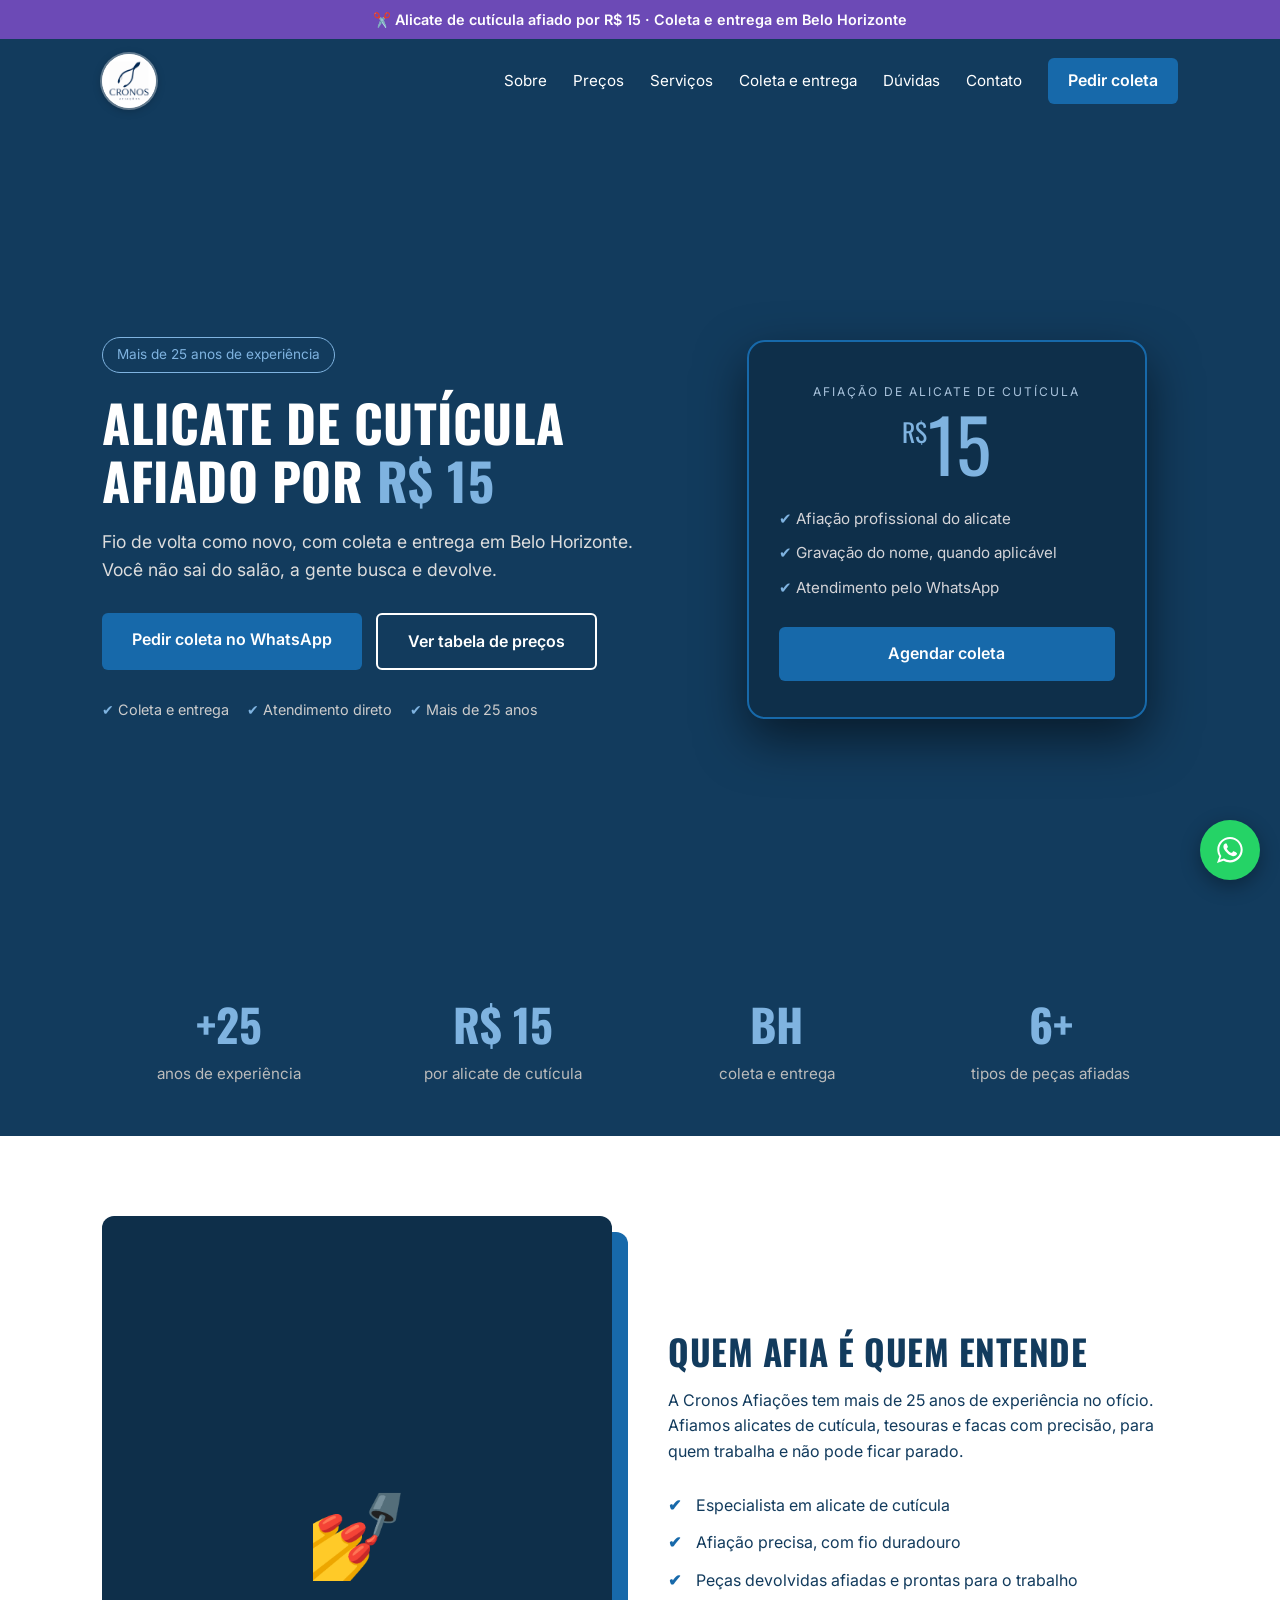
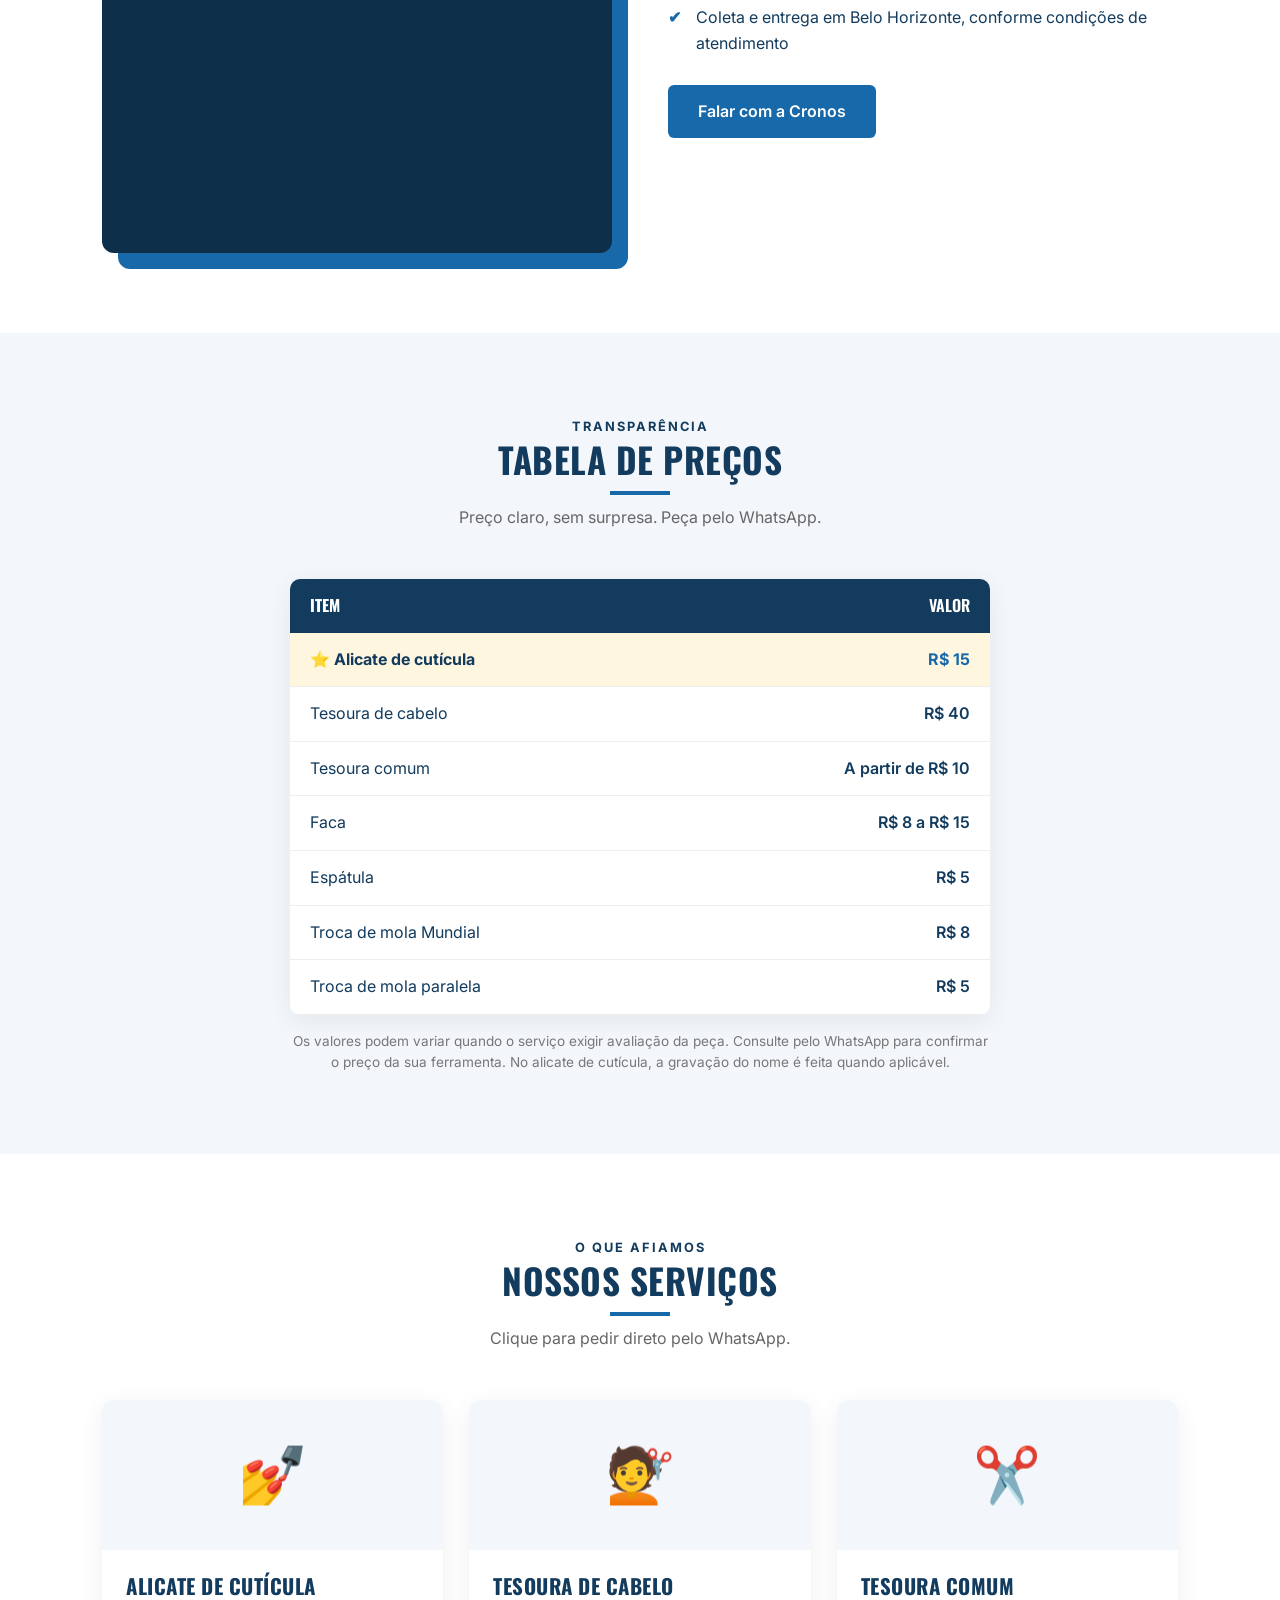
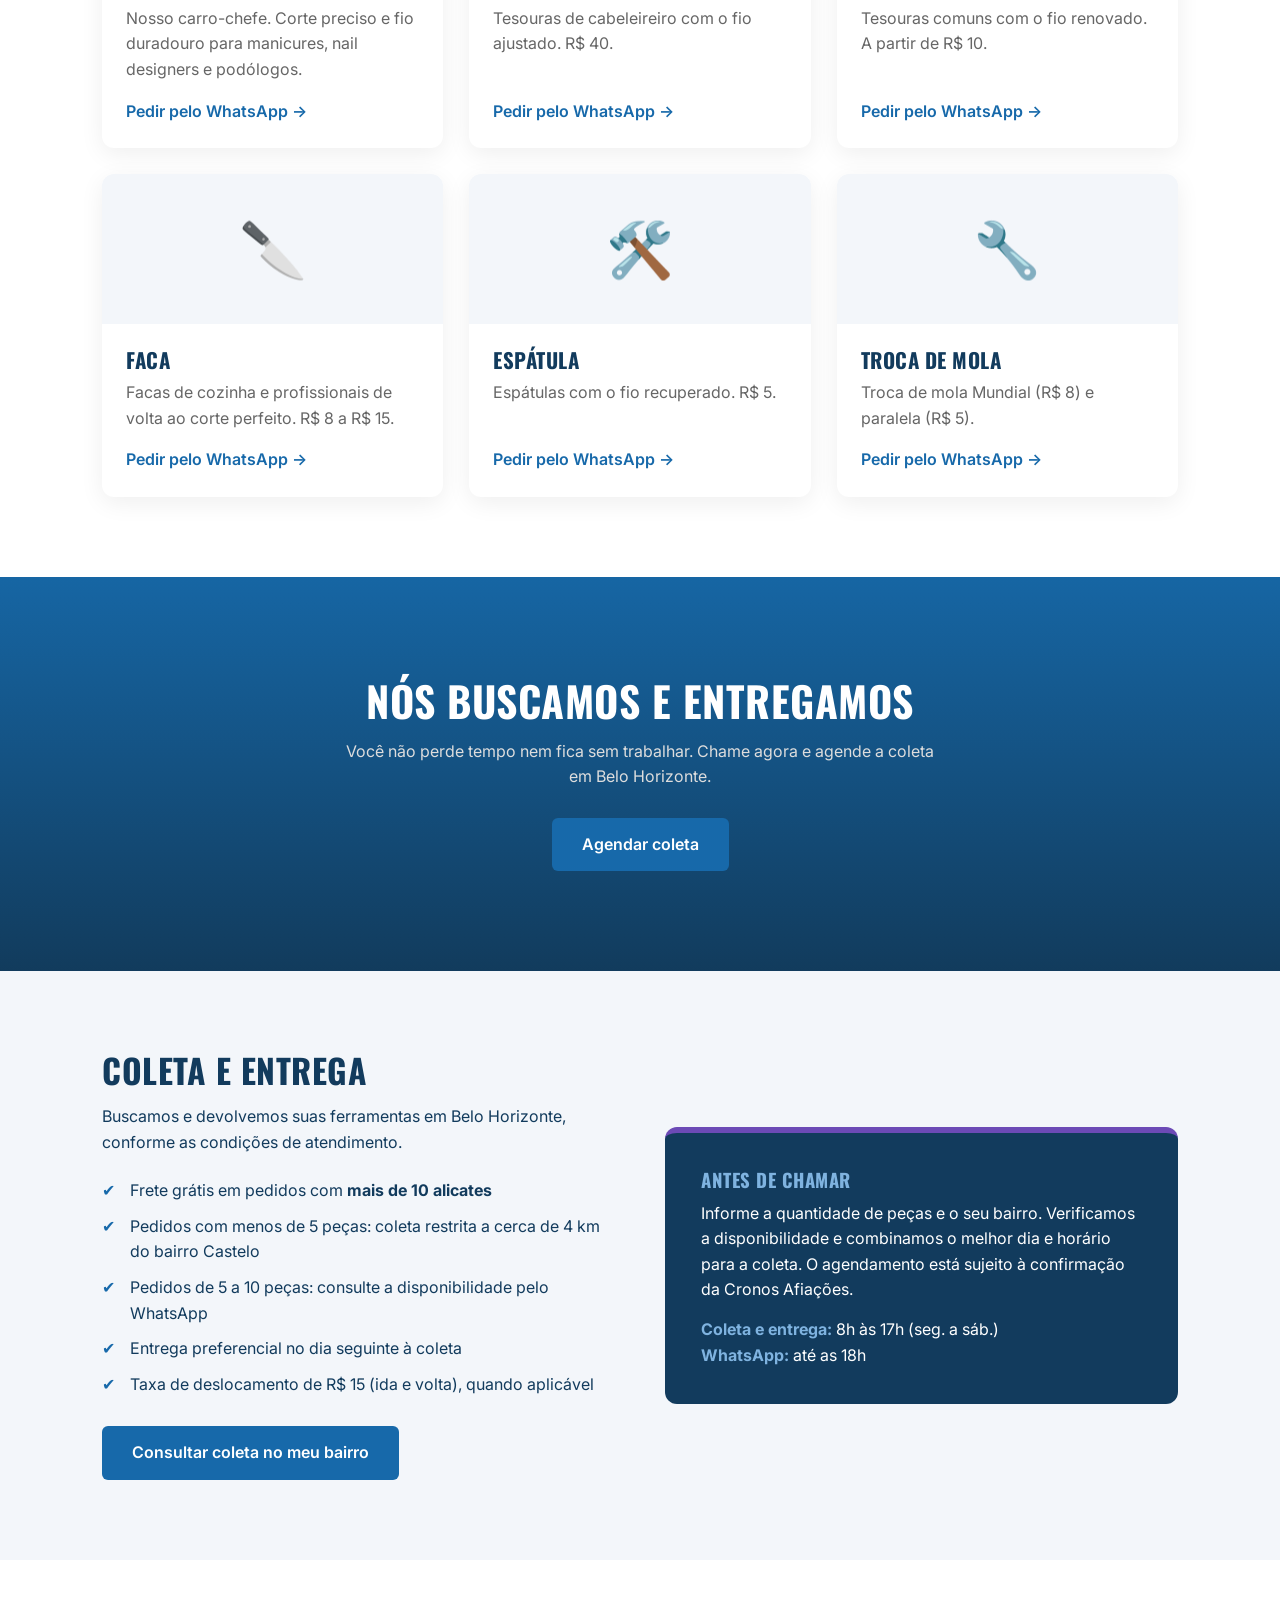
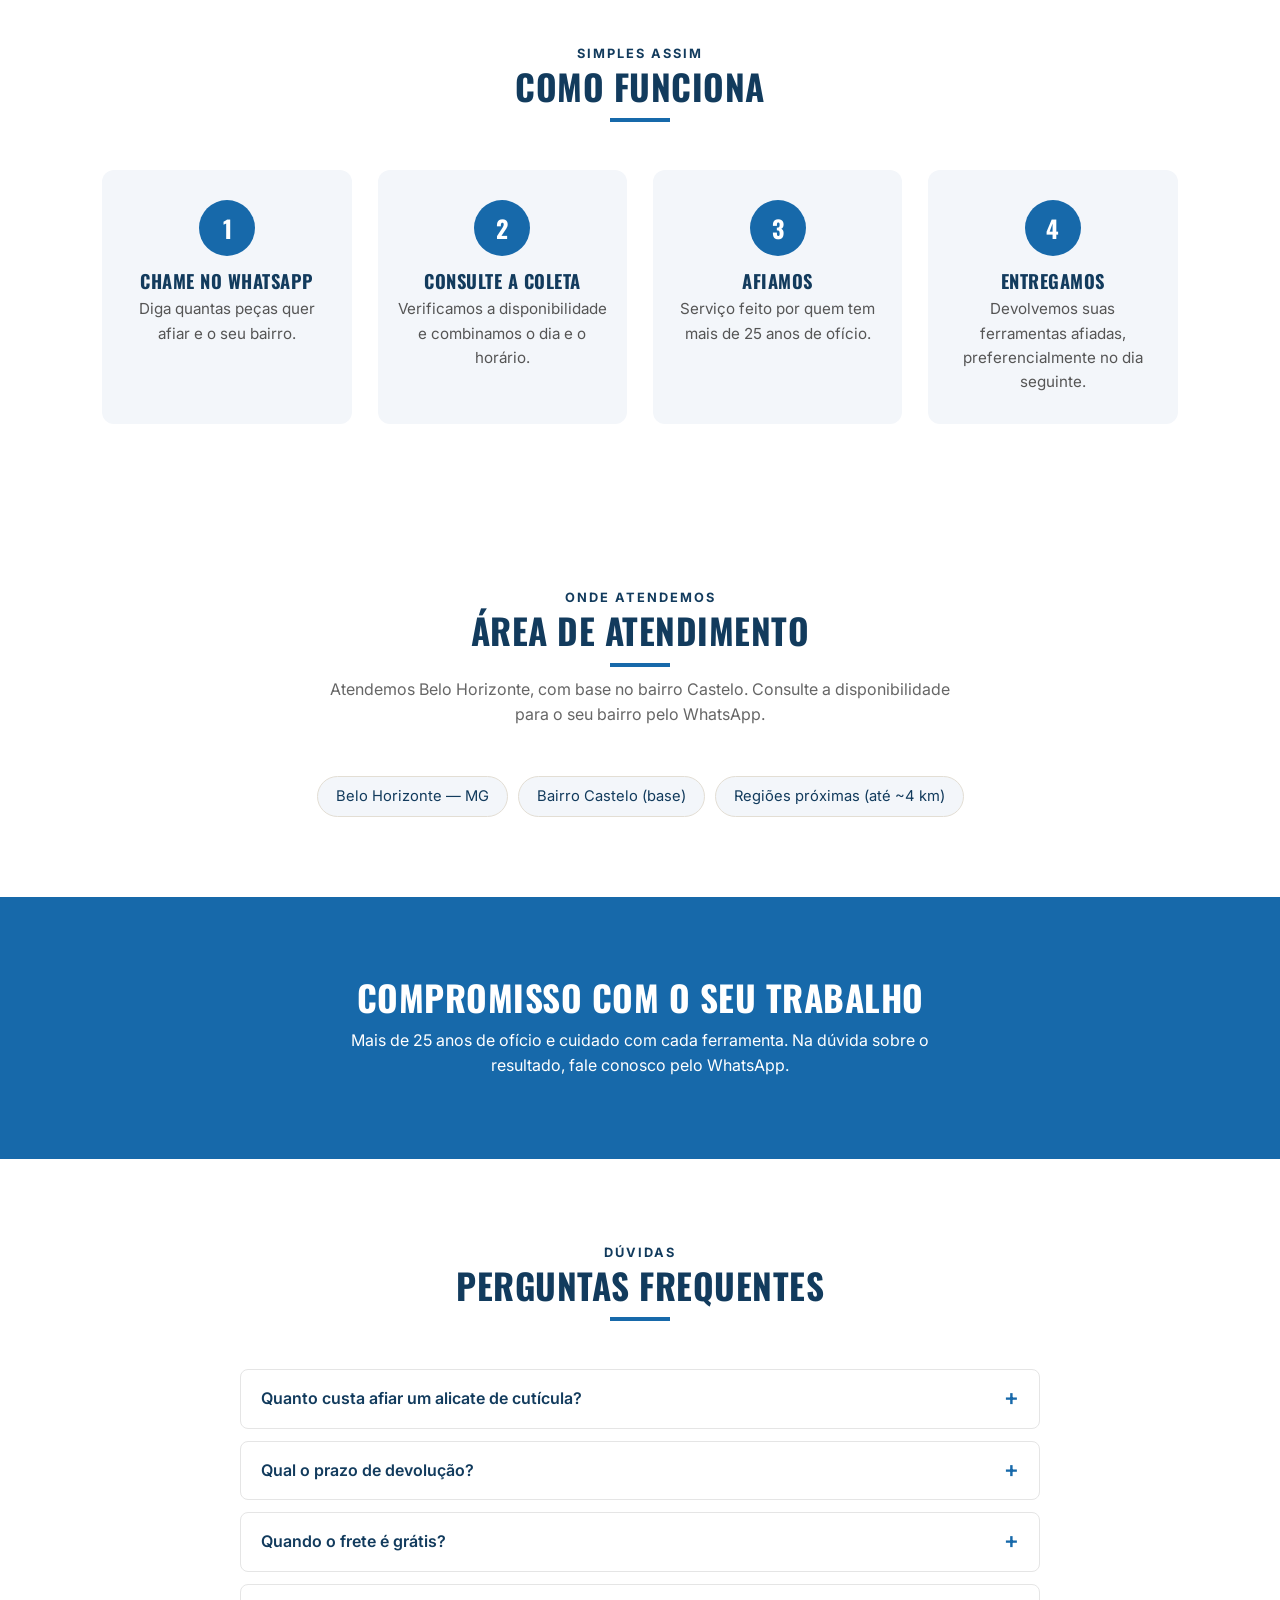
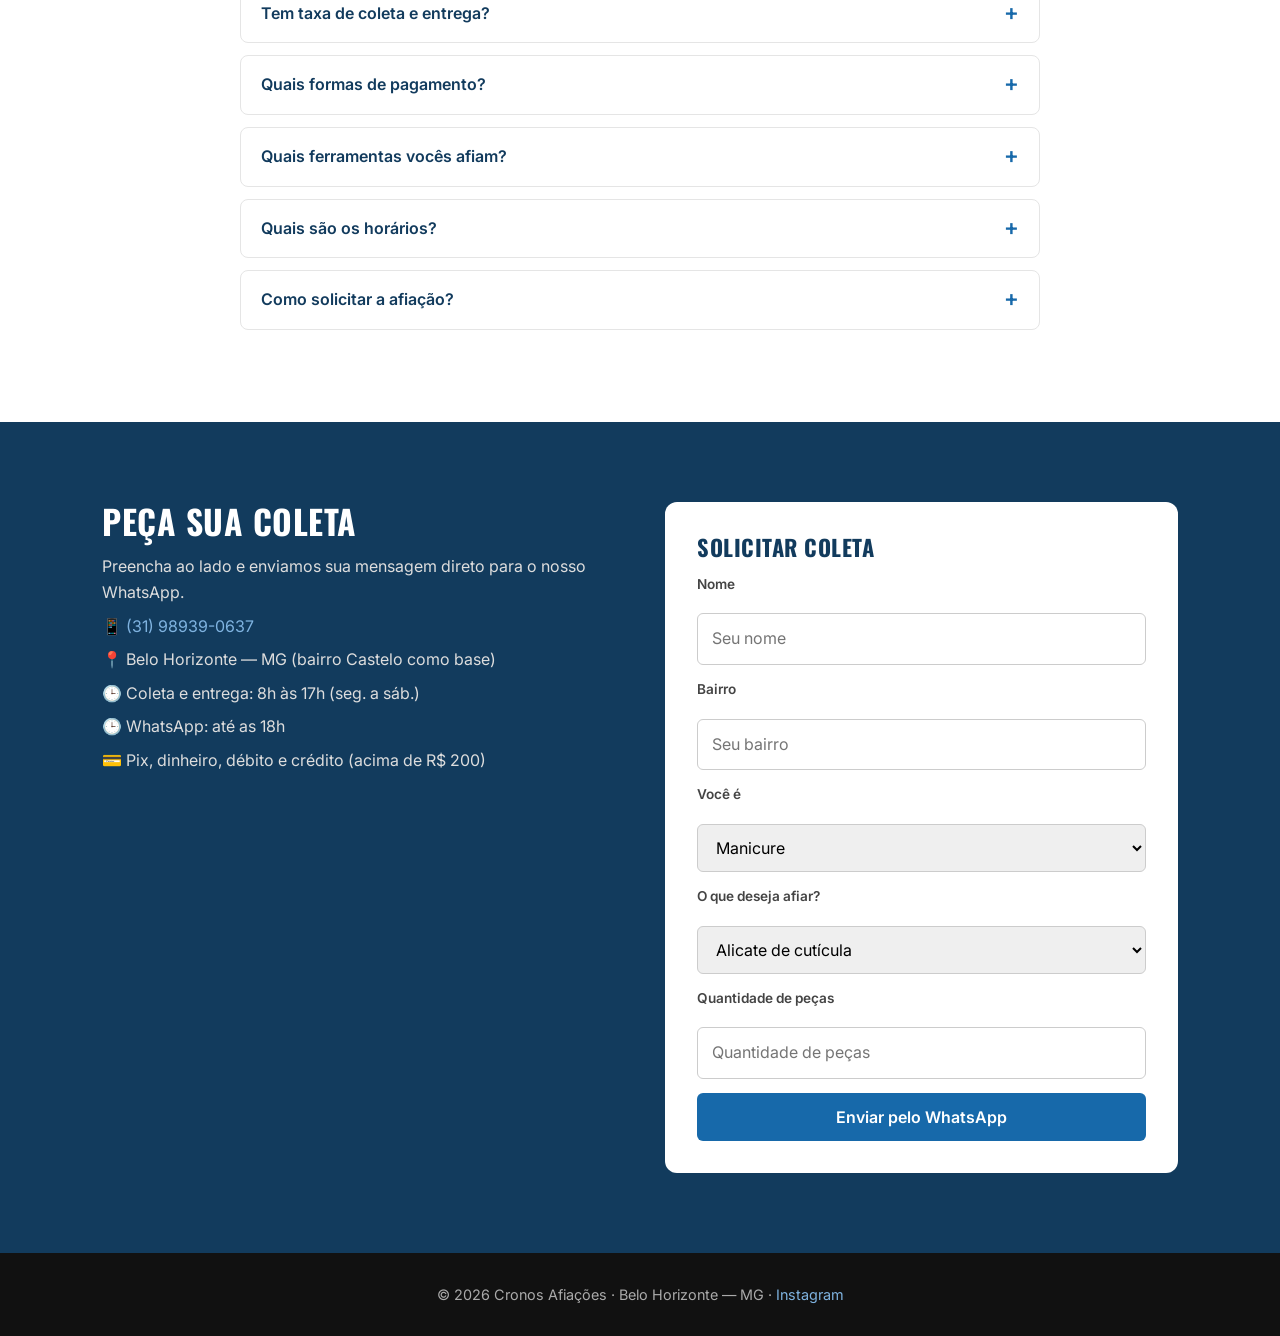
<file: index.html>
<!DOCTYPE html>
<html lang="pt-BR">
<head>
<meta charset="UTF-8">
<meta name="viewport" content="width=device-width, initial-scale=1">
<title>Afiação de Alicate de Cutícula em BH por R$ 15 | Cronos Afiações</title>
<meta name="description" content="Afiação de alicate de cutícula por R$ 15 com coleta e entrega em Belo Horizonte. Mais de 25 anos de experiência. Também afiamos tesouras, facas e espátulas.">
<meta name="keywords" content="afiação de alicate, afiar alicate de cutícula, afiação de alicates Belo Horizonte, afiação de ferramentas BH, coleta e entrega alicates, Cronos Afiações">
<meta name="author" content="Cronos Afiações">
<meta name="robots" content="index, follow">
<meta name="theme-color" content="#123B5D">
<link rel="icon" type="image/png" href="img/logo.png">
<!-- Open Graph (preview no WhatsApp) -->
<meta property="og:type" content="website">
<meta property="og:title" content="Afiação de alicate de cutícula por R$ 15 | Cronos Afiações">
<meta property="og:description" content="Coleta e entrega em Belo Horizonte. Mais de 25 anos de experiência.">
<meta property="og:image" content="img/logo.png">
<meta property="og:url" content="https://cronosafiacoes.github.io/cronos-afiacoes/">
<meta property="og:locale" content="pt_BR">
<meta property="og:site_name" content="Cronos Afiações">
<link rel="canonical" href="https://cronosafiacoes.github.io/cronos-afiacoes/">
<!-- Twitter -->
<meta name="twitter:card" content="summary_large_image">
<meta name="twitter:title" content="Cronos Afiações — Afiação de Alicate em BH">
<meta name="twitter:description" content="Afiação de alicate de cutícula por R$ 15. Coleta e entrega em Belo Horizonte.">
<!-- SEO local -->
<script type="application/ld+json">
{
 "@context":"https://schema.org",
 "@type":"LocalBusiness",
 "name":"Cronos Afiações",
 "description":"Afiação profissional de alicates de cutícula, tesouras e facas com coleta e entrega em Belo Horizonte.",
 "url":"https://cronosafiacoes.github.io/cronos-afiacoes/",
 "image":"img/logo.png",
 "telephone":"+5531989390637",
 "areaServed":{"@type":"City","name":"Belo Horizonte"},
 "address":{"@type":"PostalAddress","addressLocality":"Belo Horizonte","addressRegion":"MG","addressCountry":"BR"},
 "priceRange":"R$ 5 - R$ 40"
}
</script>
<link rel="preconnect" href="https://fonts.googleapis.com">
<link rel="preconnect" href="https://fonts.gstatic.com" crossorigin>
<link href="https://fonts.googleapis.com/css2?family=Oswald:wght@500;700&family=Inter:wght@400;500;600;700&display=swap" rel="stylesheet">
<style>
:root{--grafite:#123B5D;--grafite2:#0e2f4a;--ambar:#1769AA;--ambar2:#123B5D;--claro:#F3F6FA;--texto:#123B5D;--roxo:#6C4AB6;--azul:#1769AA;--azul-escuro:#123B5D;--realce:#7FB3E0;--verde:#25d366}
*{box-sizing:border-box;margin:0;padding:0}
html{scroll-behavior:smooth}
body{font-family:'Inter',sans-serif;color:var(--texto);line-height:1.6;background:#fff}
h1,h2,h3{font-family:'Oswald',sans-serif;text-transform:uppercase;letter-spacing:.5px;line-height:1.15}
a{text-decoration:none;color:inherit}
img{max-width:100%;display:block}
section{padding:80px 8%}
.titulo{text-align:center;margin-bottom:48px}
.titulo span{color:var(--ambar2);font-weight:700;font-size:.8rem;letter-spacing:2px;text-transform:uppercase}
.titulo h2{font-size:2.2rem;margin-bottom:10px}
.titulo h2::after{content:"";display:block;width:60px;height:4px;background:var(--ambar);margin:12px auto 0}
.titulo p{max-width:620px;margin:auto;color:#666}
.btn{display:inline-block;background:var(--azul);color:#fff;font-weight:600;padding:14px 30px;border-radius:6px;transition:.25s;border:0;cursor:pointer;font-size:1rem;font-family:inherit;text-align:center}
.btn:hover{background:var(--azul-escuro);transform:translateY(-2px)}
.btn.out{background:transparent;border:2px solid #fff;color:#fff}
.btn.out:hover{background:#fff;color:var(--grafite)}
.topo{background:var(--roxo);color:#fff;text-align:center;padding:8px 4%;font-size:.9rem;font-weight:600}
header{position:fixed;top:36px;left:0;right:0;z-index:50;display:flex;justify-content:space-between;align-items:center;padding:18px 8%;transition:.3s;color:#fff}
header.rolou{top:0;background:var(--grafite);padding:12px 8%;box-shadow:0 4px 20px #0006}
.logo{display:flex;align-items:center}
.logo img{height:54px;width:54px;border-radius:50%;box-shadow:0 0 0 2px rgba(255,255,255,.35),0 2px 10px rgba(0,0,0,.25);background:#fff}
nav{display:flex;gap:26px;align-items:center}
nav a{font-size:.95rem;transition:.2s}
nav a:hover{color:var(--realce)}
.menu{display:none;background:none;border:0;color:#fff;font-size:1.8rem;cursor:pointer}
.hero{min-height:100vh;display:grid;grid-template-columns:1.1fr .9fr;gap:50px;align-items:center;padding:170px 8% 90px;color:#fff;background:linear-gradient(120deg,rgba(18,59,93,.97),rgba(18,59,93,.78)),var(--grafite)}
.hero h1{font-size:3.2rem;margin-bottom:18px}
.hero h1 em{font-style:normal;color:var(--realce)}
.hero p{font-size:1.1rem;color:#ddd;max-width:540px;margin-bottom:28px}
.selo{display:inline-block;border:1px solid var(--realce);color:var(--realce);padding:6px 14px;border-radius:30px;font-size:.85rem;margin-bottom:20px}
.hero .bt{display:flex;gap:14px;flex-wrap:wrap;margin-bottom:28px}
.badges{display:flex;gap:18px;flex-wrap:wrap;font-size:.9rem;color:#ccc}
.badges span::before{content:"✔ ";color:var(--realce)}
.cartao-preco{background:var(--grafite2);border:2px solid var(--azul);border-radius:18px;padding:36px 30px;text-align:center;box-shadow:0 20px 50px #0008;max-width:400px;margin:auto}
.cartao-preco small{color:#a9c3dc;text-transform:uppercase;letter-spacing:2px;font-size:.75rem}
.cartao-preco .v{font-family:'Oswald';font-size:4.6rem;color:var(--realce);line-height:1.1}
.cartao-preco .v sup{font-size:1.6rem;vertical-align:top;position:relative;top:14px}
.cartao-preco ul{list-style:none;text-align:left;margin:18px 0 22px;color:#d4d4d8;font-size:.95rem}
.cartao-preco li{padding:5px 0}
.cartao-preco li:before{content:"✔ ";color:var(--realce)}
.numeros{background:var(--grafite);color:#fff;display:grid;grid-template-columns:repeat(auto-fit,minmax(170px,1fr));gap:20px;text-align:center;padding:50px 8%}
.numeros strong{display:block;font-family:'Oswald';font-size:2.8rem;color:var(--realce)}
.numeros span{color:#bbb;font-size:.95rem}
.sobre{display:grid;grid-template-columns:1fr 1fr;gap:56px;align-items:center}
.sobre .foto{aspect-ratio:4/5;border-radius:12px;background:var(--grafite2) center/cover;box-shadow:16px 16px 0 var(--azul);display:flex;align-items:center;justify-content:center;font-size:5rem}
.sobre h2{font-size:2.2rem;margin-bottom:16px}
.sobre ul{list-style:none;margin:22px 0}
.sobre li{padding:6px 0 6px 28px;position:relative}
.sobre li::before{content:"✔";position:absolute;left:0;color:var(--azul);font-weight:700}
.tabela{background:var(--claro)}
table{width:100%;max-width:700px;margin:auto;border-collapse:collapse;background:#fff;border-radius:10px;overflow:hidden;box-shadow:0 6px 24px #0001}
th{background:var(--grafite);color:#fff;text-align:left;padding:14px 20px;font-family:'Oswald';text-transform:uppercase}
td{padding:14px 20px;border-bottom:1px solid #eee}
td:last-child,th:last-child{text-align:right;font-weight:600}
tr.dest td{background:#fff6e0;font-weight:700}
tr.dest td:last-child{color:var(--azul)}
.nota{text-align:center;font-size:.85rem;color:#777;margin-top:16px;max-width:700px;margin-left:auto;margin-right:auto}
.cards{display:grid;grid-template-columns:repeat(auto-fit,minmax(290px,1fr));gap:26px}
.card{background:#fff;border-radius:12px;overflow:hidden;box-shadow:0 6px 24px #0001;transition:.3s;display:flex;flex-direction:column}
.card:hover{transform:translateY(-8px);box-shadow:0 14px 34px #0002}
.card .img{height:150px;background:var(--claro);display:flex;align-items:center;justify-content:center;font-size:3.4rem}
.card .c{padding:24px;display:flex;flex-direction:column;flex:1}
.card h3{font-size:1.3rem;margin-bottom:8px}
.card p{color:#666;flex:1;margin-bottom:16px}
.card a{color:var(--azul);font-weight:600}
.card a:hover{text-decoration:underline}
.destaque{text-align:center;color:#fff;padding:100px 8%;background:linear-gradient(rgba(23,105,170,.92),rgba(18,59,93,.92)),var(--grafite)}
.destaque h2{font-size:2.6rem;margin-bottom:14px}
.destaque p{max-width:600px;margin:0 auto 28px;color:#ddd}
.plano{background:var(--claro);display:grid;grid-template-columns:1fr 1fr;gap:50px;align-items:center}
.plano h2{font-size:2.1rem;margin-bottom:14px}
.plano ul{list-style:none;margin:18px 0 24px}
.plano li{padding:5px 0 5px 28px;position:relative}
.plano li::before{content:"✔";position:absolute;left:0;color:var(--azul)}
.plano .caixa{background:var(--grafite);color:#fff;padding:36px;border-radius:12px;border-top:6px solid var(--roxo)}
.plano .caixa h3{color:var(--realce);margin-bottom:10px}
.passos{display:grid;grid-template-columns:repeat(auto-fit,minmax(220px,1fr));gap:26px}
.passo{text-align:center;padding:30px 20px;border-radius:12px;background:var(--claro)}
.passo b{display:flex;width:56px;height:56px;margin:0 auto 14px;border-radius:50%;background:var(--azul);color:#fff;align-items:center;justify-content:center;font-family:'Oswald';font-size:1.5rem}
.passo h3{margin-bottom:6px;font-size:1.15rem}
.passo p{color:#555;font-size:.95rem}
.bairros{display:flex;flex-wrap:wrap;gap:10px;justify-content:center;max-width:900px;margin:auto}
.bairros span{background:var(--claro);border:1px solid #e3ded4;padding:8px 18px;border-radius:30px;font-size:.92rem}
.garantia{background:var(--azul);text-align:center;color:#fff}
.garantia h2{font-size:2.2rem;margin-bottom:10px}
.garantia p{max-width:640px;margin:auto}
.faq{max-width:800px;margin:auto}
.faq details{border:1px solid #e5e5e5;border-radius:8px;margin-bottom:12px;padding:16px 20px;background:#fff}
.faq summary{cursor:pointer;font-weight:600;list-style:none;display:flex;justify-content:space-between;gap:12px}
.faq summary::after{content:"+";color:var(--azul);font-size:1.4rem;line-height:1;flex-shrink:0}
.faq details[open] summary::after{content:"–"}
.faq p{margin-top:10px;color:#555}
.contato{background:var(--grafite);color:#fff;display:grid;grid-template-columns:1fr 1fr;gap:50px}
.contato h2{font-size:2.1rem;margin-bottom:14px}
.contato p{color:#ddd}
.info p{margin:8px 0;color:#ddd}
.info a{color:var(--realce)}
.mapa{width:100%;height:220px;border:0;border-radius:10px;margin-top:16px}
form{background:#fff;color:var(--texto);padding:32px;border-radius:12px;display:grid;gap:14px;align-content:start}
form h3{font-size:1.4rem}
label{font-size:.85rem;font-weight:600;color:#444;display:block;margin-bottom:4px}
input,select,textarea{width:100%;padding:12px 14px;border:1px solid #ccc;border-radius:6px;font:inherit}
input:focus,select:focus,textarea:focus{outline:2px solid var(--ambar);border-color:var(--ambar)}
footer{background:#111;color:#aaa;text-align:center;padding:30px 8%;font-size:.9rem}
footer a{color:var(--realce)}
.whats{position:fixed;right:20px;bottom:20px;background:var(--verde);color:#fff;width:60px;height:60px;border-radius:50%;display:flex;align-items:center;justify-content:center;box-shadow:0 6px 20px #0005;z-index:60;animation:pulsa 2s infinite}
.whats svg{width:32px;height:32px;fill:#fff}
@keyframes pulsa{0%{box-shadow:0 0 0 0 #25d36699}70%{box-shadow:0 0 0 18px #25d36600}100%{box-shadow:0 0 0 0 #25d36600}}
.rev{opacity:0;transform:translateY(34px);transition:.8s}
.rev.vis{opacity:1;transform:none}
@media(max-width:900px){
 .hero,.sobre,.plano,.contato{grid-template-columns:1fr}
 .hero h1{font-size:2.3rem}
 .menu{display:block}
 nav{position:fixed;top:0;right:-100%;width:70%;height:100vh;background:var(--grafite);flex-direction:column;justify-content:center;transition:.35s;padding:20px;gap:22px}
 nav.aberto{right:0}
 section{padding:60px 6%}
 .cartao-preco{max-width:100%}
 .sobre .foto{box-shadow:10px 10px 0 var(--azul)}
}
@media(prefers-reduced-motion:reduce){.rev{opacity:1;transform:none}.whats{animation:none}}
</style>
<!-- Google tag (gtag.js) -->
<script async src="https://www.googletagmanager.com/gtag/js?id=G-N2795C6H7E"></script>
<script>
  window.dataLayer = window.dataLayer || [];
  function gtag(){dataLayer.push(arguments);}
  gtag('js', new Date());
  gtag('config', 'G-N2795C6H7E');
</script></head>
<body>
<div class="topo">✂️ Alicate de cutícula afiado por R$ 15 · Coleta e entrega em Belo Horizonte</div>

<header id="hd">
  <a href="#inicio" class="logo" aria-label="Cronos Afiações"><img src="img/logo-circulo.png" alt="Cronos Afiações" width="46" height="46"></a>
  <button class="menu" id="mb" aria-label="Abrir menu" aria-expanded="false">☰</button>
  <nav id="nav" aria-label="Menu principal">
    <a href="#sobre">Sobre</a>
    <a href="#precos">Preços</a>
    <a href="#servicos">Serviços</a>
    <a href="#coleta">Coleta e entrega</a>
    <a href="#faq">Dúvidas</a>
    <a href="#contato">Contato</a>
    <a class="btn" href="https://wa.me/5531989390637?text=Ol%C3%A1!%20Vim%20pelo%20site%20da%20Cronos%20Afi%C3%A7%C3%B5es%20e%20gostaria%20de%20afiar%20meus%20alicates.%20Poderia%20me%20informar%20como%20funciona%20a%20coleta%20no%20meu%20bairro?" style="padding:10px 20px" target="_blank" rel="noopener">Pedir coleta</a>
  </nav>
</header>

<main>
<section class="hero" id="inicio">
  <div class="rev">
    <span class="selo">Mais de 25 anos de experiência</span>
    <h1>Alicate de cutícula afiado por <em>R$ 15</em></h1>
    <p>Fio de volta como novo, com coleta e entrega em Belo Horizonte. Você não sai do salão, a gente busca e devolve.</p>
    <div class="bt">
      <a class="btn" href="https://wa.me/5531989390637?text=Ol%C3%A1!%20Vim%20pelo%20site%20da%20Cronos%20Afi%C3%A7%C3%B5es%20e%20gostaria%20de%20afiar%20meus%20alicates.%20Poderia%20me%20informar%20como%20funciona%20a%20coleta%20no%20meu%20bairro?" target="_blank" rel="noopener">Pedir coleta no WhatsApp</a>
      <a class="btn out" href="#precos">Ver tabela de preços</a>
    </div>
    <div class="badges"><span>Coleta e entrega</span><span>Atendimento direto</span><span>Mais de 25 anos</span></div>
  </div>
  <div class="rev">
    <div class="cartao-preco">
      <small>Afiação de alicate de cutícula</small>
      <div class="v"><sup>R$</sup>15</div>
      <ul>
        <li>Afiação profissional do alicate</li>
        <li>Gravação do nome, quando aplicável</li>
        <li>Atendimento pelo WhatsApp</li>
      </ul>
      <a class="btn" style="width:100%" href="https://wa.me/5531989390637?text=Ol%C3%A1!%20Vim%20pelo%20site%20da%20Cronos%20Afi%C3%A7%C3%B5es%20e%20gostaria%20de%20agendar%20a%20coleta%20dos%20meus%20alicates." target="_blank" rel="noopener">Agendar coleta</a>
    </div>
  </div>
</section>

<div class="numeros" id="nums">
  <div><strong data-n="25" data-p="+">+25</strong><span>anos de experiência</span></div>
  <div><strong>R$ 15</strong><span>por alicate de cutícula</span></div>
  <div><strong>BH</strong><span>coleta e entrega</span></div>
  <div><strong>6+</strong><span>tipos de peças afiadas</span></div>
</div>

<section class="sobre" id="sobre">
  <div class="foto rev" aria-hidden="true">💅</div>
  <div class="rev">
    <h2>Quem afia é quem entende</h2>
    <p>A Cronos Afiações tem mais de 25 anos de experiência no ofício. Afiamos alicates de cutícula, tesouras e facas com precisão, para quem trabalha e não pode ficar parado.</p>
    <ul>
      <li>Especialista em alicate de cutícula</li>
      <li>Afiação precisa, com fio duradouro</li>
      <li>Peças devolvidas afiadas e prontas para o trabalho</li>
      <li>Coleta e entrega em Belo Horizonte, conforme condições de atendimento</li>
    </ul>
    <a class="btn" href="https://wa.me/5531989390637?text=Ol%C3%A1!%20Vim%20pelo%20site%20da%20Cronos%20Afi%C3%A7%C3%B5es%20e%20gostaria%20de%20saber%20mais%20sobre%20a%20afia%C3%A7%C3%A3o." target="_blank" rel="noopener">Falar com a Cronos</a>
  </div>
</section>

<section class="tabela" id="precos">
  <div class="titulo rev"><span>Transparência</span><h2>Tabela de preços</h2><p>Preço claro, sem surpresa. Peça pelo WhatsApp.</p></div>
  <table class="rev">
    <tr><th>Item</th><th>Valor</th></tr>
    <tr class="dest"><td>⭐ Alicate de cutícula</td><td>R$ 15</td></tr>
    <tr><td>Tesoura de cabelo</td><td>R$ 40</td></tr>
    <tr><td>Tesoura comum</td><td>A partir de R$ 10</td></tr>
    <tr><td>Faca</td><td>R$ 8 a R$ 15</td></tr>
    <tr><td>Espátula</td><td>R$ 5</td></tr>
    <tr><td>Troca de mola Mundial</td><td>R$ 8</td></tr>
    <tr><td>Troca de mola paralela</td><td>R$ 5</td></tr>
  </table>
  <p class="nota">Os valores podem variar quando o serviço exigir avaliação da peça. Consulte pelo WhatsApp para confirmar o preço da sua ferramenta. No alicate de cutícula, a gravação do nome é feita quando aplicável.</p>
</section>

<section id="servicos">
  <div class="titulo rev"><span>O que afiamos</span><h2>Nossos serviços</h2><p>Clique para pedir direto pelo WhatsApp.</p></div>
  <div class="cards">
    <div class="card rev"><div class="img" aria-hidden="true">💅</div><div class="c"><h3>Alicate de cutícula</h3><p>Nosso carro-chefe. Corte preciso e fio duradouro para manicures, nail designers e podólogos.</p><a href="https://wa.me/5531989390637?text=Ol%C3%A1!%20Quero%20afiar%20alicate%20de%20cut%C3%ADcula." target="_blank" rel="noopener">Pedir pelo WhatsApp →</a></div></div>
    <div class="card rev"><div class="img" aria-hidden="true">💇</div><div class="c"><h3>Tesoura de cabelo</h3><p>Tesouras de cabeleireiro com o fio ajustado. R$ 40.</p><a href="https://wa.me/5531989390637?text=Ol%C3%A1!%20Quero%20afiar%20tesoura%20de%20cabelo." target="_blank" rel="noopener">Pedir pelo WhatsApp →</a></div></div>
    <div class="card rev"><div class="img" aria-hidden="true">✂️</div><div class="c"><h3>Tesoura comum</h3><p>Tesouras comuns com o fio renovado. A partir de R$ 10.</p><a href="https://wa.me/5531989390637?text=Ol%C3%A1!%20Quero%20afiar%20tesoura%20comum." target="_blank" rel="noopener">Pedir pelo WhatsApp →</a></div></div>
    <div class="card rev"><div class="img" aria-hidden="true">🔪</div><div class="c"><h3>Faca</h3><p>Facas de cozinha e profissionais de volta ao corte perfeito. R$ 8 a R$ 15.</p><a href="https://wa.me/5531989390637?text=Ol%C3%A1!%20Quero%20afiar%20faca." target="_blank" rel="noopener">Pedir pelo WhatsApp →</a></div></div>
    <div class="card rev"><div class="img" aria-hidden="true">🛠️</div><div class="c"><h3>Espátula</h3><p>Espátulas com o fio recuperado. R$ 5.</p><a href="https://wa.me/5531989390637?text=Ol%C3%A1!%20Quero%20afiar%20esp%C3%A1tula." target="_blank" rel="noopener">Pedir pelo WhatsApp →</a></div></div>
    <div class="card rev"><div class="img" aria-hidden="true">🔧</div><div class="c"><h3>Troca de mola</h3><p>Troca de mola Mundial (R$ 8) e paralela (R$ 5).</p><a href="https://wa.me/5531989390637?text=Ol%C3%A1!%20Quero%20trocar%20a%20mola%20do%20meu%20alicate." target="_blank" rel="noopener">Pedir pelo WhatsApp →</a></div></div>
  </div>
</section>

<section class="destaque">
  <h2 class="rev">Nós buscamos e entregamos</h2>
  <p class="rev">Você não perde tempo nem fica sem trabalhar. Chame agora e agende a coleta em Belo Horizonte.</p>
  <a class="btn rev" href="https://wa.me/5531989390637?text=Ol%C3%A1!%20Vim%20pelo%20site%20da%20Cronos%20Afi%C3%A7%C3%B5es%20e%20gostaria%20de%20agendar%20uma%20coleta." target="_blank" rel="noopener">Agendar coleta</a>
</section>

<section class="plano" id="coleta">
  <div class="rev">
    <h2>Coleta e entrega</h2>
    <p>Buscamos e devolvemos suas ferramentas em Belo Horizonte, conforme as condições de atendimento.</p>
    <ul>
      <li>Frete grátis em pedidos com <strong>mais de 10 alicates</strong></li>
      <li>Pedidos com menos de 5 peças: coleta restrita a cerca de 4 km do bairro Castelo</li>
      <li>Pedidos de 5 a 10 peças: consulte a disponibilidade pelo WhatsApp</li>
      <li>Entrega preferencial no dia seguinte à coleta</li>
      <li>Taxa de deslocamento de R$ 15 (ida e volta), quando aplicável</li>
    </ul>
    <a class="btn" href="https://wa.me/5531989390637?text=Ol%C3%A1!%20Vim%20pelo%20site%20da%20Cronos%20Afi%C3%A7%C3%B5es%20e%20gostaria%20de%20consultar%20a%20coleta%20no%20meu%20bairro.%20Meu%20bairro%20%C3%A9:%20_____.%20Quantidade%20de%20pe%C3%A7as:%20_____." target="_blank" rel="noopener">Consultar coleta no meu bairro</a>
  </div>
  <div class="caixa rev">
    <h3>Antes de chamar</h3>
    <p>Informe a quantidade de peças e o seu bairro. Verificamos a disponibilidade e combinamos o melhor dia e horário para a coleta. O agendamento está sujeito à confirmação da Cronos Afiações.</p>
    <p style="margin-top:14px"><strong style="color:var(--realce)">Coleta e entrega:</strong> 8h às 17h (seg. a sáb.)</p>
    <p><strong style="color:var(--realce)">WhatsApp:</strong> até as 18h</p>
  </div>
</section>

<section id="como">
  <div class="titulo rev"><span>Simples assim</span><h2>Como funciona</h2></div>
  <div class="passos">
    <div class="passo rev"><b>1</b><h3>Chame no WhatsApp</h3><p>Diga quantas peças quer afiar e o seu bairro.</p></div>
    <div class="passo rev"><b>2</b><h3>Consulte a coleta</h3><p>Verificamos a disponibilidade e combinamos o dia e o horário.</p></div>
    <div class="passo rev"><b>3</b><h3>Afiamos</h3><p>Serviço feito por quem tem mais de 25 anos de ofício.</p></div>
    <div class="passo rev"><b>4</b><h3>Entregamos</h3><p>Devolvemos suas ferramentas afiadas, preferencialmente no dia seguinte.</p></div>
  </div>
</section>

<section id="bairros">
  <div class="titulo rev"><span>Onde atendemos</span><h2>Área de atendimento</h2><p>Atendemos Belo Horizonte, com base no bairro Castelo. Consulte a disponibilidade para o seu bairro pelo WhatsApp.</p></div>
  <div class="bairros rev">
    <span>Belo Horizonte — MG</span><span>Bairro Castelo (base)</span><span>Regiões próximas (até ~4 km)</span>
  </div>
</section>

<section class="garantia">
  <h2 class="rev">Compromisso com o seu trabalho</h2>
  <p class="rev">Mais de 25 anos de ofício e cuidado com cada ferramenta. Na dúvida sobre o resultado, fale conosco pelo WhatsApp.</p>
</section>

<section id="faq">
  <div class="titulo rev"><span>Dúvidas</span><h2>Perguntas frequentes</h2></div>
  <div class="faq rev">
    <details><summary>Quanto custa afiar um alicate de cutícula?</summary><p>R$ 15 por alicate. A gravação do nome é feita quando aplicável.</p></details>
    <details><summary>Qual o prazo de devolução?</summary><p>O prazo preferencial é o dia seguinte à coleta, conforme agendamento e disponibilidade.</p></details>
    <details><summary>Quando o frete é grátis?</summary><p>Pedidos com mais de 10 alicates têm coleta e entrega grátis em Belo Horizonte.</p></details>
    <details><summary>Tem taxa de coleta e entrega?</summary><p>Para pedidos com menos de 5 peças, a coleta está restrita às regiões próximas, de até aproximadamente 4 km do bairro Castelo. Quando aplicável, a taxa de deslocamento é de R$ 15 (ida e volta). Pedidos de 5 a 10 peças devem ser consultados pelo WhatsApp.</p></details>
    <details><summary>Quais formas de pagamento?</summary><p>Aceitamos Pix, dinheiro, cartão de débito e cartão de crédito para compras acima de R$ 200. Consulte as condições no atendimento.</p></details>
    <details><summary>Quais ferramentas vocês afiam?</summary><p>Alicate de cutícula (R$ 15), tesoura de cabelo (R$ 40), tesoura comum (a partir de R$ 10), faca (R$ 8 a R$ 15), espátula (R$ 5) e troca de mola (Mundial: R$ 8; paralela: R$ 5). Na dúvida, mande uma foto pelo WhatsApp.</p></details>
    <details><summary>Quais são os horários?</summary><p>Coleta e entrega: das 8h às 17h, de segunda a sábado. Atendimento pelo WhatsApp: até as 18h.</p></details>
    <details><summary>Como solicitar a afiação?</summary><p>Basta chamar no WhatsApp, informar a quantidade de peças, o bairro e o período preferido para coleta. O agendamento está sujeito à confirmação.</p></details>
  </div>
</section>

<section class="contato" id="contato">
  <div class="info rev">
    <h2>Peça sua coleta</h2>
    <p>Preencha ao lado e enviamos sua mensagem direto para o nosso WhatsApp.</p>
    <p>📱 <a href="https://wa.me/5531989390637" target="_blank" rel="noopener">(31) 98939-0637</a></p>
    <p>📍 Belo Horizonte — MG (bairro Castelo como base)</p>
    <p>🕒 Coleta e entrega: 8h às 17h (seg. a sáb.)</p>
    <p>🕒 WhatsApp: até as 18h</p>
    <p>💳 Pix, dinheiro, débito e crédito (acima de R$ 200)</p>
    <iframe class="mapa" loading="lazy" src="https://www.google.com/maps?q=Bairro+Castelo,+Belo+Horizonte,+MG&output=embed" title="Mapa do bairro Castelo, Belo Horizonte"></iframe>
  </div>
  <form id="f" class="rev">
    <h3>Solicitar coleta</h3>
    <label for="nome">Nome</label>
    <input id="nome" placeholder="Seu nome" required>
    <label for="bairro">Bairro</label>
    <input id="bairro" placeholder="Seu bairro" required>
    <label for="tipo">Você é</label>
    <select id="tipo"><option>Manicure</option><option>Salão / Barbearia</option><option>Podólogo(a)</option><option>Restaurante</option><option>Residência</option></select>
    <label for="item">O que deseja afiar?</label>
    <select id="item"><option>Alicate de cutícula</option><option>Tesoura de cabelo</option><option>Tesoura comum</option><option>Faca</option><option>Espátula</option><option>Troca de mola</option><option>Outra ferramenta</option><option>Vários itens</option></select>
    <label for="qtd">Quantidade de peças</label>
    <input id="qtd" type="number" min="1" placeholder="Quantidade de peças" required>
    <button class="btn" type="submit">Enviar pelo WhatsApp</button>
  </form>
</section>
</main>

<footer>
  <p>© <span id="ano">2026</span> Cronos Afiações · Belo Horizonte — MG · <a href="https://instagram.com/cronosafiacoes" target="_blank" rel="noopener">Instagram</a></p>
</footer>

<a class="whats" href="https://wa.me/5531989390637?text=Ol%C3%A1!%20Vim%20pelo%20site%20da%20Cronos%20Afi%C3%A7%C3%B5es." target="_blank" rel="noopener" aria-label="Falar no WhatsApp">
  <svg viewBox="0 0 32 32" aria-hidden="true"><path d="M16 3C9 3 3.3 8.6 3.3 15.6c0 2.5.7 4.9 2 7L3 29l6.6-2.2c2 1.1 4.2 1.7 6.4 1.7 7 0 12.7-5.7 12.7-12.7S23 3 16 3zm0 23.2c-2 0-4-.6-5.7-1.6l-.4-.2-3.9 1.3 1.3-3.8-.3-.4c-1.1-1.8-1.7-3.8-1.7-5.9C5.3 9.8 10.1 5 16 5s10.7 4.8 10.7 10.6S21.9 26.2 16 26.2zm5.9-7.9c-.3-.2-1.9-.9-2.2-1-.3-.1-.5-.2-.7.2-.2.3-.8 1-1 1.2-.2.2-.4.2-.7.1-.3-.2-1.4-.5-2.6-1.6-1-.9-1.6-1.9-1.8-2.2-.2-.3 0-.5.1-.7l.5-.6c.2-.2.2-.4.3-.6.1-.2 0-.4 0-.6l-1-2.4c-.3-.6-.5-.5-.7-.5h-.6c-.2 0-.6.1-.9.4-.3.3-1.2 1.1-1.2 2.8s1.2 3.2 1.4 3.5c.2.2 2.4 3.6 5.7 5 .8.3 1.4.5 1.9.7.8.3 1.5.2 2.1.1.6-.1 1.9-.8 2.2-1.5.3-.7.3-1.4.2-1.5-.1-.2-.3-.3-.6-.4z"/></svg>
</a>

<script>
const NUM="5531989390637";
const hd=document.getElementById('hd'),nav=document.getElementById('nav'),mb=document.getElementById('mb');
addEventListener('scroll',()=>hd.classList.toggle('rolou',scrollY>60));
mb.onclick=()=>{const ab=nav.classList.toggle('aberto');mb.setAttribute('aria-expanded',ab)};
nav.querySelectorAll('a').forEach(a=>a.onclick=()=>{nav.classList.remove('aberto');mb.setAttribute('aria-expanded','false')});
document.getElementById('ano').textContent=new Date().getFullYear();
const io=new IntersectionObserver(es=>es.forEach(e=>{if(e.isIntersecting){e.target.classList.add('vis');io.unobserve(e.target)}}),{threshold:.12});
document.querySelectorAll('.rev').forEach(el=>io.observe(el));
document.getElementById('f').onsubmit=e=>{e.preventDefault();
 const v=id=>document.getElementById(id).value;
 const m=`Olá! Meu nome é ${v('nome')}.\nBairro: ${v('bairro')}\nSou: ${v('tipo')}\nItem: ${v('item')}\nQuantidade: ${v('qtd')}\nQuero agendar uma coleta.`;
 open(`https://wa.me/${NUM}?text=`+encodeURIComponent(m),'_blank')};
</script>
</body>
</html>
</file>
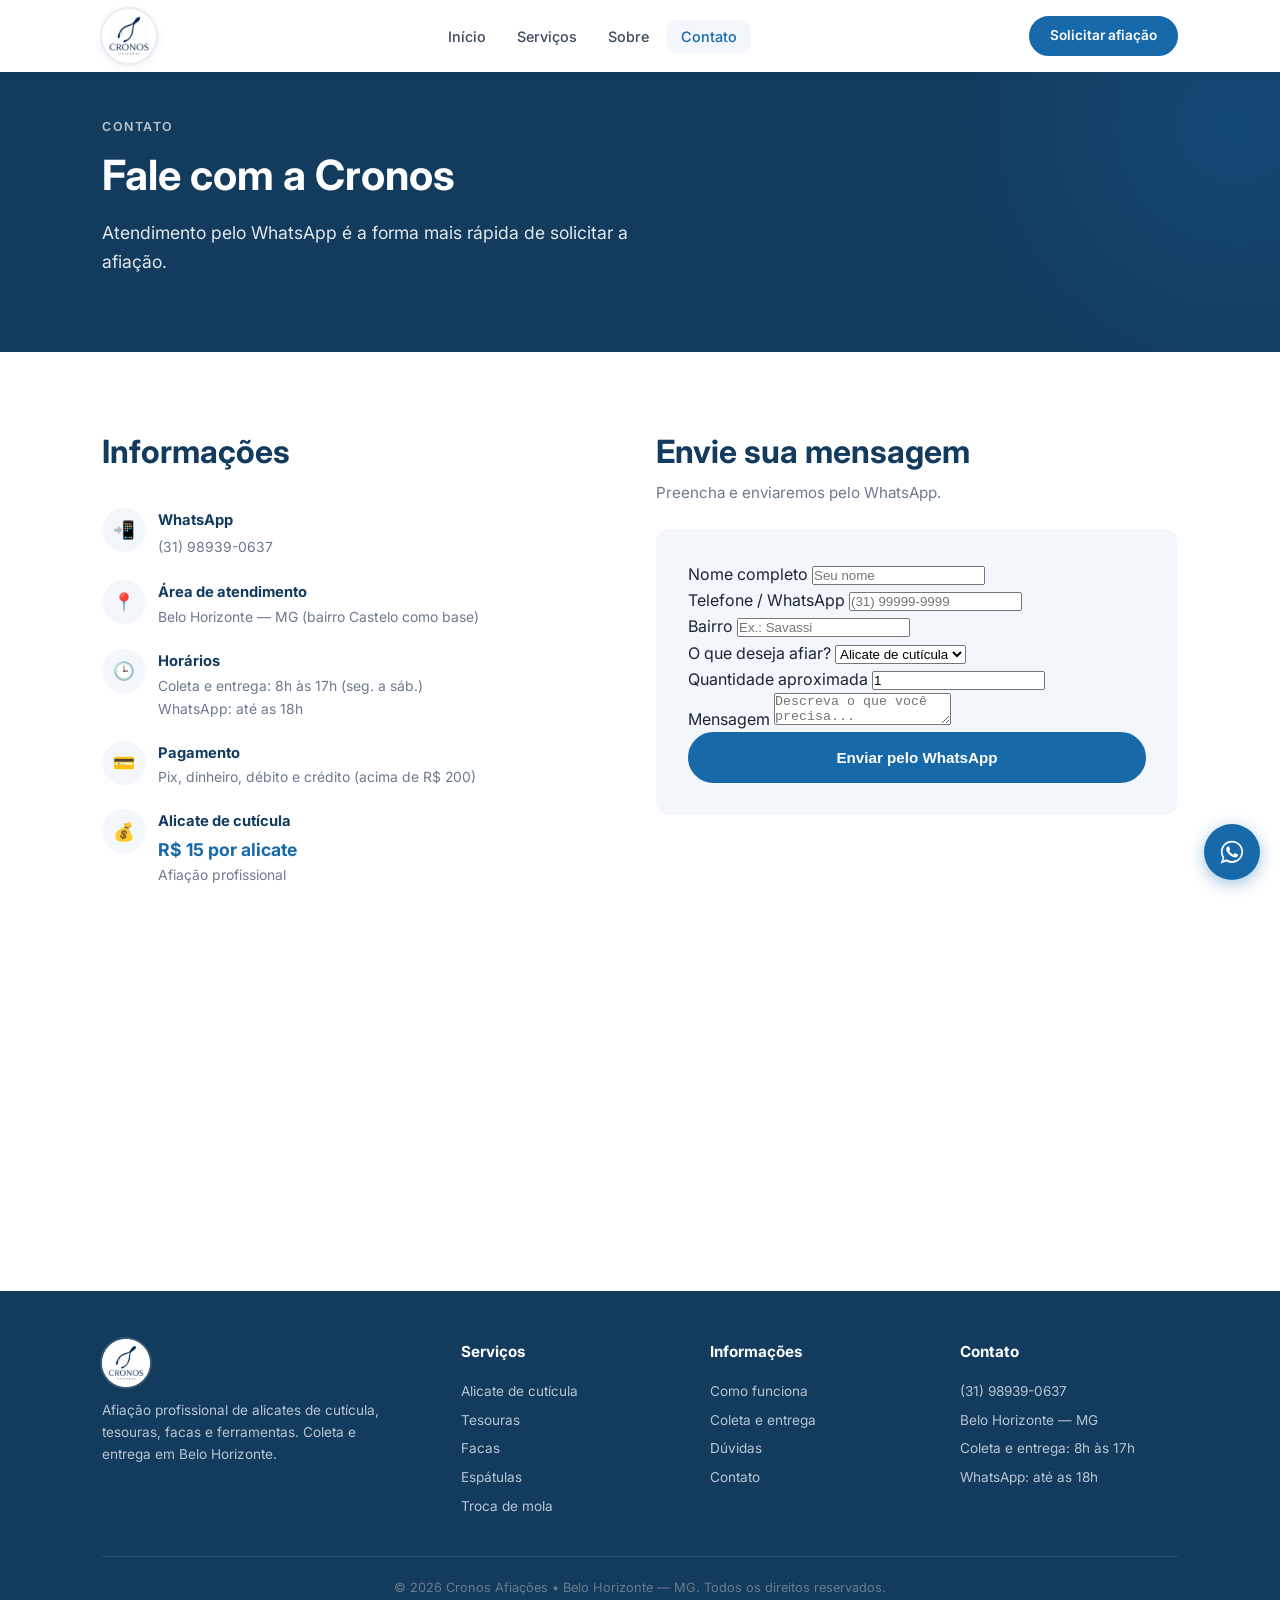
<file: contato.html>
<!DOCTYPE html>
<html lang="pt-BR">
<head>
  <meta charset="UTF-8">
  <meta name="viewport" content="width=device-width, initial-scale=1">
  <title>Contato — Fale com a Cronos Afiações | WhatsApp (31) 98939-0637</title>
  <meta name="description" content="Entre em contato com a Cronos Afiações. Afiação de alicate de cutícula por R$ 15. Coleta e entrega em Belo Horizonte. WhatsApp (31) 98939-0637.">
  <meta name="robots" content="index, follow">
  <meta property="og:title" content="Contato — Cronos Afiações">
  <meta property="og:description" content="Fale pelo WhatsApp e solicite a afiação de seus alicates. Coleta e entrega em BH.">
  <meta property="og:type" content="website">
  <meta property="og:url" content="https://cronosafiacoes.github.io/cronos-afiacoes/contato.html">
  <meta property="og:image" content="img/logo.png">
  <meta property="og:locale" content="pt_BR">
  <link rel="canonical" href="https://cronosafiacoes.github.io/cronos-afiacoes/contato.html">
  <link rel="icon" type="image/png" href="img/logo.png">
  <link rel="preconnect" href="https://fonts.googleapis.com">
  <link rel="preconnect" href="https://fonts.gstatic.com" crossorigin>
  <link href="https://fonts.googleapis.com/css2?family=Inter:wght@400;500;600;700&display=swap" rel="stylesheet">
  <link rel="stylesheet" href="css/style.css">
<!-- Google tag (gtag.js) -->
<script async src="https://www.googletagmanager.com/gtag/js?id=G-N2795C6H7E"></script>
<script>
  window.dataLayer = window.dataLayer || [];
  function gtag(){dataLayer.push(arguments);}
  gtag('js', new Date());
  gtag('config', 'G-N2795C6H7E');
</script></head>
<body>

  <!-- Header -->
  <header class="header">
    <div class="container">
      <a href="index.html" class="logo" aria-label="Cronos Afiações — Página inicial">
        <img src="img/logo-circulo.png" alt="Cronos Afiações" width="54" height="54">
      </a>
      <nav aria-label="Menu principal">
        <ul class="nav-links">
          <li><a href="index.html">Início</a></li>
          <li><a href="servicos.html">Serviços</a></li>
          <li><a href="sobre.html">Sobre</a></li>
          <li><a href="contato.html" class="active">Contato</a></li>
        </ul>
      </nav>
      <a href="https://wa.me/5531989390637?text=Ol%C3%A1!%20Vim%20pelo%20site%20da%20Cronos%20Afi%C3%A7%C3%B5es%20e%20gostaria%20de%20afiar%20meus%20alicates." class="btn btn-whatsapp btn-sm" target="_blank" rel="noopener">Solicitar afiação</a>
      <button class="hamburger" aria-label="Menu" id="hamburger"><span></span><span></span><span></span></button>
    </div>
  </header>

  <nav class="mobile-menu" id="mobileMenu" aria-label="Menu mobile">
    <a href="index.html">Início</a>
    <a href="servicos.html">Serviços</a>
    <a href="sobre.html">Sobre</a>
    <a href="contato.html" class="active">Contato</a>
    <a href="https://wa.me/5531989390637?text=Ol%C3%A1!%20Vim%20pelo%20site%20da%20Cronos%20Afi%C3%A7%C3%B5es%20e%20gostaria%20de%20afiar%20meus%20alicates." class="btn btn-whatsapp" target="_blank" rel="noopener">Falar no WhatsApp</a>
  </nav>

  <main>
    <!-- Page Hero -->
    <section class="hero" style="padding:7rem 0 3rem">
      <div class="container">
        <div class="hero-content">
          <span class="tag" style="color:rgba(255,255,255,0.7)">Contato</span>
          <h1>Fale com a Cronos</h1>
          <p>Atendimento pelo WhatsApp é a forma mais rápida de solicitar a afiação.</p>
        </div>
      </div>
    </section>

    <!-- Contato -->
    <section class="contato">
      <div class="container">
        <div class="contato-grid">

          <!-- Informações -->
          <div class="contato-info">
            <h2 class="section-title" style="text-align:left;margin-bottom:1rem">Informações</h2>

            <div class="info-item">
              <div class="info-icon" aria-hidden="true">📲</div>
              <div>
                <h4>WhatsApp</h4>
                <a href="https://wa.me/5531989390637" target="_blank" rel="noopener">(31) 98939-0637</a>
              </div>
            </div>

            <div class="info-item">
              <div class="info-icon" aria-hidden="true">📍</div>
              <div>
                <h4>Área de atendimento</h4>
                <p>Belo Horizonte — MG (bairro Castelo como base)</p>
              </div>
            </div>

            <div class="info-item">
              <div class="info-icon" aria-hidden="true">🕒</div>
              <div>
                <h4>Horários</h4>
                <p>Coleta e entrega: 8h às 17h (seg. a sáb.)<br>WhatsApp: até as 18h</p>
              </div>
            </div>

            <div class="info-item">
              <div class="info-icon" aria-hidden="true">💳</div>
              <div>
                <h4>Pagamento</h4>
                <p>Pix, dinheiro, débito e crédito (acima de R$ 200)</p>
              </div>
            </div>

            <div class="info-item">
              <div class="info-icon" aria-hidden="true">💰</div>
              <div>
                <h4>Alicate de cutícula</h4>
                <p style="font-size:1.1rem;font-weight:700;color:var(--azul)">R$ 15 por alicate</p>
                <p>Afiação profissional</p>
              </div>
            </div>

            <div class="mapa" style="margin-top:1rem">
              <iframe src="https://www.google.com/maps?q=Bairro+Castelo,+Belo+Horizonte,+MG&output=embed" loading="lazy" title="Mapa do bairro Castelo, Belo Horizonte" width="100%" height="280" style="border:0;border-radius:10px"></iframe>
            </div>
          </div>

          <!-- Formulário -->
          <div>
            <h2 class="section-title" style="text-align:left;margin-bottom:0.5rem">Envie sua mensagem</h2>
            <p class="section-subtitle" style="text-align:left;margin-bottom:1.5rem">Preencha e enviaremos pelo WhatsApp.</p>
            <form id="contactForm" style="background:var(--cinza-50);padding:2rem;border-radius:var(--radius-lg)">
              <div class="form-group">
                <label for="nome">Nome completo</label>
                <input type="text" id="nome" name="nome" placeholder="Seu nome" required>
              </div>
              <div class="form-group">
                <label for="telefone">Telefone / WhatsApp</label>
                <input type="tel" id="telefone" name="telefone" placeholder="(31) 99999-9999" required>
              </div>
              <div class="form-group">
                <label for="bairro">Bairro</label>
                <input type="text" id="bairro" name="bairro" placeholder="Ex.: Savassi">
              </div>
              <div class="form-group">
                <label for="item">O que deseja afiar?</label>
                <select id="item" name="item">
                  <option value="Alicate de cutícula">Alicate de cutícula</option>
                  <option value="Tesoura de cabelo">Tesoura de cabelo</option>
                  <option value="Tesoura comum">Tesoura comum</option>
                  <option value="Faca">Faca</option>
                  <option value="Espátula">Espátula</option>
                  <option value="Troca de mola">Troca de mola</option>
                  <option value="Outra ferramenta">Outra ferramenta</option>
                  <option value="Vários itens">Vários itens</option>
                </select>
              </div>
              <div class="form-group">
                <label for="qtd">Quantidade aproximada</label>
                <input type="number" id="qtd" name="qtd" min="1" value="1">
              </div>
              <div class="form-group">
                <label for="mensagem">Mensagem</label>
                <textarea id="mensagem" name="mensagem" placeholder="Descreva o que você precisa..." required></textarea>
              </div>
              <button type="submit" class="btn btn-whatsapp" style="width:100%">Enviar pelo WhatsApp</button>
            </form>
          </div>

        </div>
      </div>
    </section>
  </main>

  <!-- Footer -->
  <footer class="footer">
    <div class="container">
      <div class="footer-grid">
        <div class="footer-col">
          <a href="index.html" class="logo" aria-label="Cronos Afiações"><img src="img/logo-circulo.png" alt="Cronos Afiações" width="44" height="44"></a>
          <p style="margin-top:0.75rem;max-width:300px">Afiação profissional de alicates de cutícula, tesouras, facas e ferramentas. Coleta e entrega em Belo Horizonte.</p>
        </div>
        <div class="footer-col">
          <h4>Serviços</h4>
          <a href="servicos.html">Alicate de cutícula</a>
          <a href="servicos.html">Tesouras</a>
          <a href="servicos.html">Facas</a>
          <a href="servicos.html">Espátulas</a>
          <a href="servicos.html">Troca de mola</a>
        </div>
        <div class="footer-col">
          <h4>Informações</h4>
          <a href="index.html#como">Como funciona</a>
          <a href="index.html#coleta">Coleta e entrega</a>
          <a href="index.html#faq">Dúvidas</a>
          <a href="contato.html">Contato</a>
        </div>
        <div class="footer-col">
          <h4>Contato</h4>
          <a href="https://wa.me/5531989390637" target="_blank" rel="noopener">(31) 98939-0637</a>
          <p>Belo Horizonte — MG</p>
          <p>Coleta e entrega: 8h às 17h</p>
          <p>WhatsApp: até as 18h</p>
        </div>
      </div>
      <div class="footer-bottom">© <span id="ano">2026</span> Cronos Afiações • Belo Horizonte — MG. Todos os direitos reservados.</div>
    </div>
  </footer>

  <a href="https://wa.me/5531989390637?text=Ol%C3%A1!%20Vim%20pelo%20site%20da%20Cronos%20Afi%C3%A7%C3%B5es." class="whatsapp-float" target="_blank" rel="noopener" aria-label="Falar no WhatsApp">
    <svg viewBox="0 0 32 32" aria-hidden="true"><path d="M16 3C9 3 3.3 8.6 3.3 15.6c0 2.5.7 4.9 2 7L3 29l6.6-2.2c2 1.1 4.2 1.7 6.4 1.7 7 0 12.7-5.7 12.7-12.7S23 3 16 3zm0 23.2c-2 0-4-.6-5.7-1.6l-.4-.2-3.9 1.3 1.3-3.8-.3-.4c-1.1-1.8-1.7-3.8-1.7-5.9C5.3 9.8 10.1 5 16 5s10.7 4.8 10.7 10.6S21.9 26.2 16 26.2zm5.9-7.9c-.3-.2-1.9-.9-2.2-1-.3-.1-.5-.2-.7.2-.2.3-.8 1-1 1.2-.2.2-.4.2-.7.1-.3-.2-1.4-.5-2.6-1.6-1-.9-1.6-1.9-1.8-2.2-.2-.3 0-.5.1-.7l.5-.6c.2-.2.2-.4.3-.6.1-.2 0-.4 0-.6l-1-2.4c-.3-.6-.5-.5-.7-.5h-.6c-.2 0-.6.1-.9.4-.3.3-1.2 1.1-1.2 2.8s1.2 3.2 1.4 3.5c.2.2 2.4 3.6 5.7 5 .8.3 1.4.5 1.9.7.8.3 1.5.2 2.1.1.6-.1 1.9-.8 2.2-1.5.3-.7.3-1.4.2-1.5-.1-.2-.3-.3-.6-.4z"/></svg>
  </a>

  <script src="js/main.js"></script>
</body>
</html>
</file>
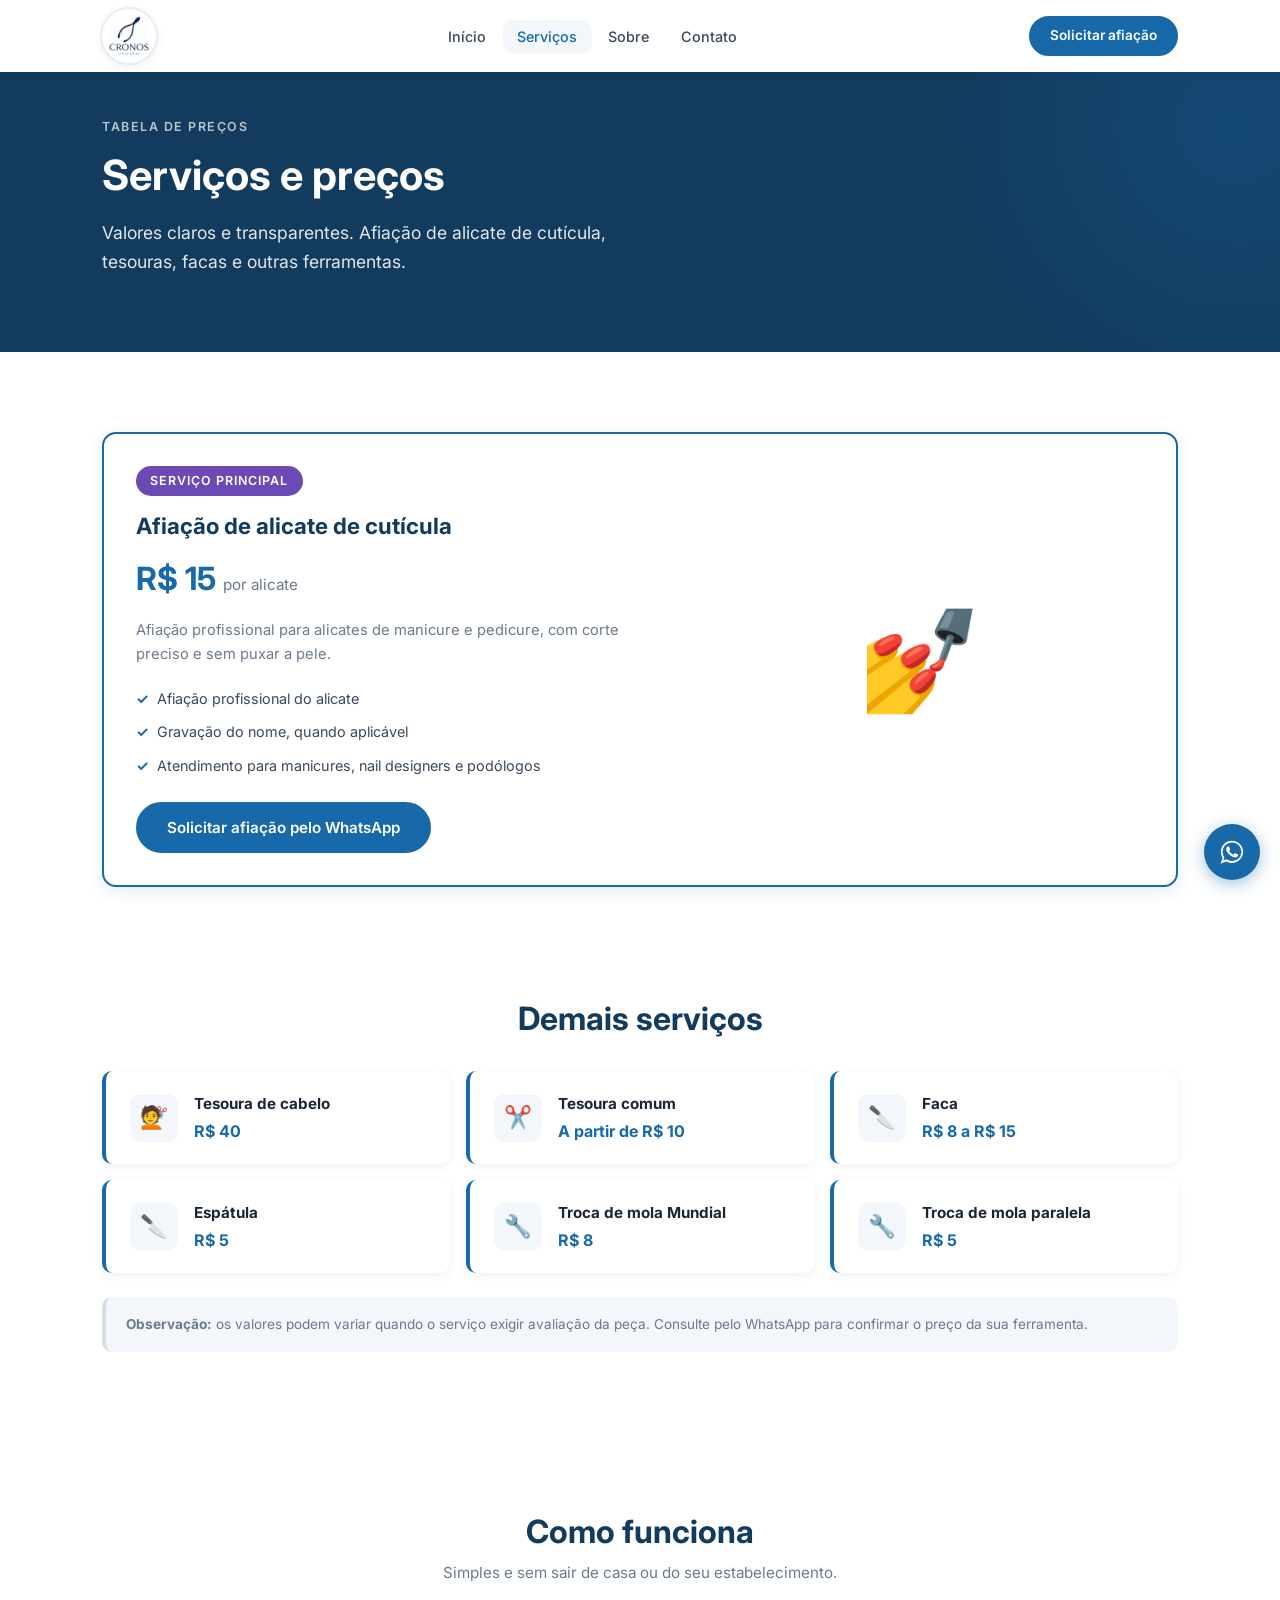
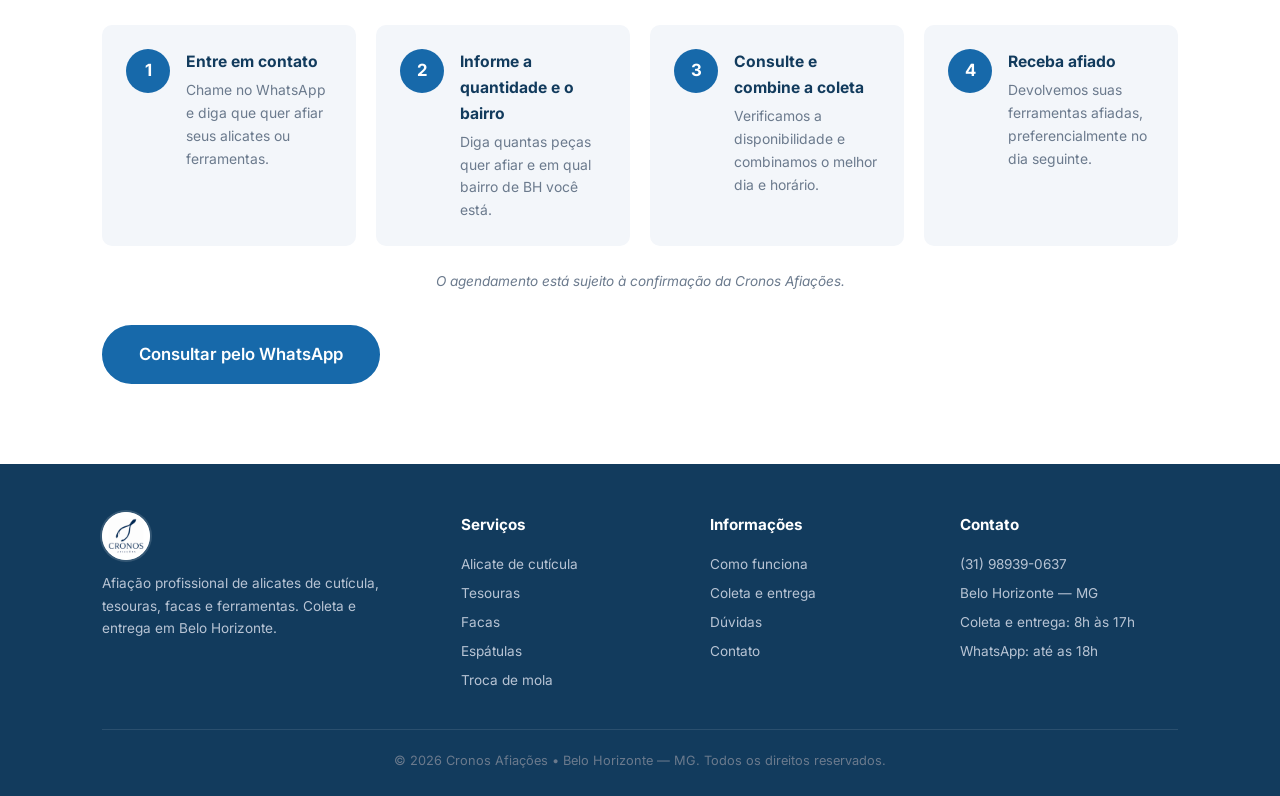
<file: servicos.html>
<!DOCTYPE html>
<html lang="pt-BR">
<head>
  <meta charset="UTF-8">
  <meta name="viewport" content="width=device-width, initial-scale=1">
  <title>Serviços e Preços — Afiação de Alicate e Ferramentas | Cronos Afiações</title>
  <meta name="description" content="Tabela de preços da Cronos Afiações: alicate de cutícula R$ 15, tesoura de cabelo R$ 40, faca R$ 8 a R$ 15, espátula R$ 5. Coleta e entrega em BH.">
  <meta name="robots" content="index, follow">
  <meta property="og:title" content="Serviços e Preços — Cronos Afiações">
  <meta property="og:description" content="Alicate de cutícula R$ 15. Tesouras, facas, espátulas e troca de mola. Coleta e entrega em Belo Horizonte.">
  <meta property="og:type" content="website">
  <meta property="og:url" content="https://cronosafiacoes.github.io/cronos-afiacoes/servicos.html">
  <meta property="og:image" content="img/logo.png">
  <meta property="og:locale" content="pt_BR">
  <link rel="canonical" href="https://cronosafiacoes.github.io/cronos-afiacoes/servicos.html">
  <link rel="icon" type="image/png" href="img/logo.png">
  <link rel="preconnect" href="https://fonts.googleapis.com">
  <link rel="preconnect" href="https://fonts.gstatic.com" crossorigin>
  <link href="https://fonts.googleapis.com/css2?family=Inter:wght@400;500;600;700&display=swap" rel="stylesheet">
  <link rel="stylesheet" href="css/style.css">
<!-- Google tag (gtag.js) -->
<script async src="https://www.googletagmanager.com/gtag/js?id=G-N2795C6H7E"></script>
<script>
  window.dataLayer = window.dataLayer || [];
  function gtag(){dataLayer.push(arguments);}
  gtag('js', new Date());
  gtag('config', 'G-N2795C6H7E');
</script></head>
<body>

  <!-- Header -->
  <header class="header">
    <div class="container">
      <a href="index.html" class="logo" aria-label="Cronos Afiações — Página inicial">
        <img src="img/logo-circulo.png" alt="Cronos Afiações" width="54" height="54">
      </a>
      <nav aria-label="Menu principal">
        <ul class="nav-links">
          <li><a href="index.html">Início</a></li>
          <li><a href="servicos.html" class="active">Serviços</a></li>
          <li><a href="sobre.html">Sobre</a></li>
          <li><a href="contato.html">Contato</a></li>
        </ul>
      </nav>
      <a href="https://wa.me/5531989390637?text=Ol%C3%A1!%20Vim%20pelo%20site%20da%20Cronos%20Afi%C3%A7%C3%B5es%20e%20gostaria%20de%20consultar%20o%20pre%C3%A7o%20e%20a%20disponibilidade%20para%20afiar%20uma%20ferramenta." class="btn btn-whatsapp btn-sm" target="_blank" rel="noopener">Solicitar afiação</a>
      <button class="hamburger" aria-label="Menu" id="hamburger"><span></span><span></span><span></span></button>
    </div>
  </header>

  <nav class="mobile-menu" id="mobileMenu" aria-label="Menu mobile">
    <a href="index.html">Início</a>
    <a href="servicos.html" class="active">Serviços</a>
    <a href="sobre.html">Sobre</a>
    <a href="contato.html">Contato</a>
    <a href="https://wa.me/5531989390637?text=Ol%C3%A1!%20Vim%20pelo%20site%20da%20Cronos%20Afi%C3%A7%C3%B5es%20e%20gostaria%20de%20consultar%20o%20pre%C3%A7o%20e%20a%20disponibilidade%20para%20afiar%20uma%20ferramenta." class="btn btn-whatsapp" target="_blank" rel="noopener">Falar no WhatsApp</a>
  </nav>

  <main>
    <!-- Page Hero -->
    <section class="hero" style="padding:7rem 0 3rem">
      <div class="container">
        <div class="hero-content">
          <span class="tag" style="color:rgba(255,255,255,0.7)">Tabela de preços</span>
          <h1>Serviços e preços</h1>
          <p>Valores claros e transparentes. Afiação de alicate de cutícula, tesouras, facas e outras ferramentas.</p>
        </div>
      </div>
    </section>

    <!-- Serviço Principal -->
    <section>
      <div class="container">
        <div class="servico-destaque">
          <div>
            <span class="badge">Serviço principal</span>
            <h3>Afiação de alicate de cutícula</h3>
            <div class="preco">R$ 15 <small>por alicate</small></div>
            <p>Afiação profissional para alicates de manicure e pedicure, com corte preciso e sem puxar a pele.</p>
            <ul>
              <li>Afiação profissional do alicate</li>
              <li>Gravação do nome, quando aplicável</li>
              <li>Atendimento para manicures, nail designers e podólogos</li>
            </ul>
            <a href="https://wa.me/5531989390637?text=Ol%C3%A1!%20Vim%20pelo%20site%20da%20Cronos%20Afi%C3%A7%C3%B5es%20e%20gostaria%20de%20afiar%20meus%20alicates.%20Poderia%20me%20informar%20como%20funciona%20a%20coleta%20no%20meu%20bairro?" class="btn btn-whatsapp" target="_blank" rel="noopener">Solicitar afiação pelo WhatsApp</a>
          </div>
          <div style="text-align:center;font-size:6rem;line-height:1" aria-hidden="true">💅</div>
        </div>
      </div>
    </section>

    <!-- Demais serviços -->
    <section style="padding-top:0">
      <div class="container">
        <h2 class="section-title" style="margin-bottom:2rem">Demais serviços</h2>
        <div class="servicos-grid" style="grid-template-columns:repeat(auto-fill,minmax(300px,1fr))">
          <div class="servico-card">
            <div class="ico" aria-hidden="true">💇</div>
            <div class="info">
              <h4>Tesoura de cabelo</h4>
              <span class="preco-tag">R$ 40</span>
            </div>
          </div>
          <div class="servico-card">
            <div class="ico" aria-hidden="true">✂️</div>
            <div class="info">
              <h4>Tesoura comum</h4>
              <span class="preco-tag">A partir de R$ 10</span>
            </div>
          </div>
          <div class="servico-card">
            <div class="ico" aria-hidden="true">🔪</div>
            <div class="info">
              <h4>Faca</h4>
              <span class="preco-tag">R$ 8 a R$ 15</span>
            </div>
          </div>
          <div class="servico-card">
            <div class="ico" aria-hidden="true">🔪</div>
            <div class="info">
              <h4>Espátula</h4>
              <span class="preco-tag">R$ 5</span>
            </div>
          </div>
          <div class="servico-card">
            <div class="ico" aria-hidden="true">🔧</div>
            <div class="info">
              <h4>Troca de mola Mundial</h4>
              <span class="preco-tag">R$ 8</span>
            </div>
          </div>
          <div class="servico-card">
            <div class="ico" aria-hidden="true">🔧</div>
            <div class="info">
              <h4>Troca de mola paralela</h4>
              <span class="preco-tag">R$ 5</span>
            </div>
          </div>
        </div>

        <div class="nota-precos">
          <strong>Observação:</strong> os valores podem variar quando o serviço exigir avaliação da peça. Consulte pelo WhatsApp para confirmar o preço da sua ferramenta.
        </div>
      </div>
    </section>

    <!-- Como funciona -->
    <section class="como-funciona">
      <div class="container">
        <h2 class="section-title">Como funciona</h2>
        <p class="section-subtitle">Simples e sem sair de casa ou do seu estabelecimento.</p>
        <div class="passos">
          <div class="passo">
            <div class="passo-numero">1</div>
            <div>
              <h4>Entre em contato</h4>
              <p>Chame no WhatsApp e diga que quer afiar seus alicates ou ferramentas.</p>
            </div>
          </div>
          <div class="passo">
            <div class="passo-numero">2</div>
            <div>
              <h4>Informe a quantidade e o bairro</h4>
              <p>Diga quantas peças quer afiar e em qual bairro de BH você está.</p>
            </div>
          </div>
          <div class="passo">
            <div class="passo-numero">3</div>
            <div>
              <h4>Consulte e combine a coleta</h4>
              <p>Verificamos a disponibilidade e combinamos o melhor dia e horário.</p>
            </div>
          </div>
          <div class="passo">
            <div class="passo-numero">4</div>
            <div>
              <h4>Receba afiado</h4>
              <p>Devolvemos suas ferramentas afiadas, preferencialmente no dia seguinte.</p>
            </div>
          </div>
        </div>
        <p class="passo-nota">O agendamento está sujeito à confirmação da Cronos Afiações.</p>
        <div class="preco-cta" style="margin-top:2rem">
          <a href="https://wa.me/5531989390637?text=Ol%C3%A1!%20Vim%20pelo%20site%20da%20Cronos%20Afi%C3%A7%C3%B5es%20e%20gostaria%20de%20consultar%20o%20pre%C3%A7o%20e%20a%20disponibilidade%20para%20afiar%20uma%20ferramenta." class="btn btn-whatsapp btn-lg" target="_blank" rel="noopener">Consultar pelo WhatsApp</a>
        </div>
      </div>
    </section>
  </main>

  <!-- Footer -->
  <footer class="footer">
    <div class="container">
      <div class="footer-grid">
        <div class="footer-col">
          <a href="index.html" class="logo" aria-label="Cronos Afiações"><img src="img/logo-circulo.png" alt="Cronos Afiações" width="44" height="44"></a>
          <p style="margin-top:0.75rem;max-width:300px">Afiação profissional de alicates de cutícula, tesouras, facas e ferramentas. Coleta e entrega em Belo Horizonte.</p>
        </div>
        <div class="footer-col">
          <h4>Serviços</h4>
          <a href="servicos.html">Alicate de cutícula</a>
          <a href="servicos.html">Tesouras</a>
          <a href="servicos.html">Facas</a>
          <a href="servicos.html">Espátulas</a>
          <a href="servicos.html">Troca de mola</a>
        </div>
        <div class="footer-col">
          <h4>Informações</h4>
          <a href="index.html#como">Como funciona</a>
          <a href="index.html#coleta">Coleta e entrega</a>
          <a href="index.html#faq">Dúvidas</a>
          <a href="contato.html">Contato</a>
        </div>
        <div class="footer-col">
          <h4>Contato</h4>
          <a href="https://wa.me/5531989390637" target="_blank" rel="noopener">(31) 98939-0637</a>
          <p>Belo Horizonte — MG</p>
          <p>Coleta e entrega: 8h às 17h</p>
          <p>WhatsApp: até as 18h</p>
        </div>
      </div>
      <div class="footer-bottom">© <span id="ano">2026</span> Cronos Afiações • Belo Horizonte — MG. Todos os direitos reservados.</div>
    </div>
  </footer>

  <a href="https://wa.me/5531989390637?text=Ol%C3%A1!%20Vim%20pelo%20site%20da%20Cronos%20Afi%C3%A7%C3%B5es." class="whatsapp-float" target="_blank" rel="noopener" aria-label="Falar no WhatsApp">
    <svg viewBox="0 0 32 32" aria-hidden="true"><path d="M16 3C9 3 3.3 8.6 3.3 15.6c0 2.5.7 4.9 2 7L3 29l6.6-2.2c2 1.1 4.2 1.7 6.4 1.7 7 0 12.7-5.7 12.7-12.7S23 3 16 3zm0 23.2c-2 0-4-.6-5.7-1.6l-.4-.2-3.9 1.3 1.3-3.8-.3-.4c-1.1-1.8-1.7-3.8-1.7-5.9C5.3 9.8 10.1 5 16 5s10.7 4.8 10.7 10.6S21.9 26.2 16 26.2zm5.9-7.9c-.3-.2-1.9-.9-2.2-1-.3-.1-.5-.2-.7.2-.2.3-.8 1-1 1.2-.2.2-.4.2-.7.1-.3-.2-1.4-.5-2.6-1.6-1-.9-1.6-1.9-1.8-2.2-.2-.3 0-.5.1-.7l.5-.6c.2-.2.2-.4.3-.6.1-.2 0-.4 0-.6l-1-2.4c-.3-.6-.5-.5-.7-.5h-.6c-.2 0-.6.1-.9.4-.3.3-1.2 1.1-1.2 2.8s1.2 3.2 1.4 3.5c.2.2 2.4 3.6 5.7 5 .8.3 1.4.5 1.9.7.8.3 1.5.2 2.1.1.6-.1 1.9-.8 2.2-1.5.3-.7.3-1.4.2-1.5-.1-.2-.3-.3-.6-.4z"/></svg>
  </a>

  <script src="js/main.js"></script>
</body>
</html>
</file>
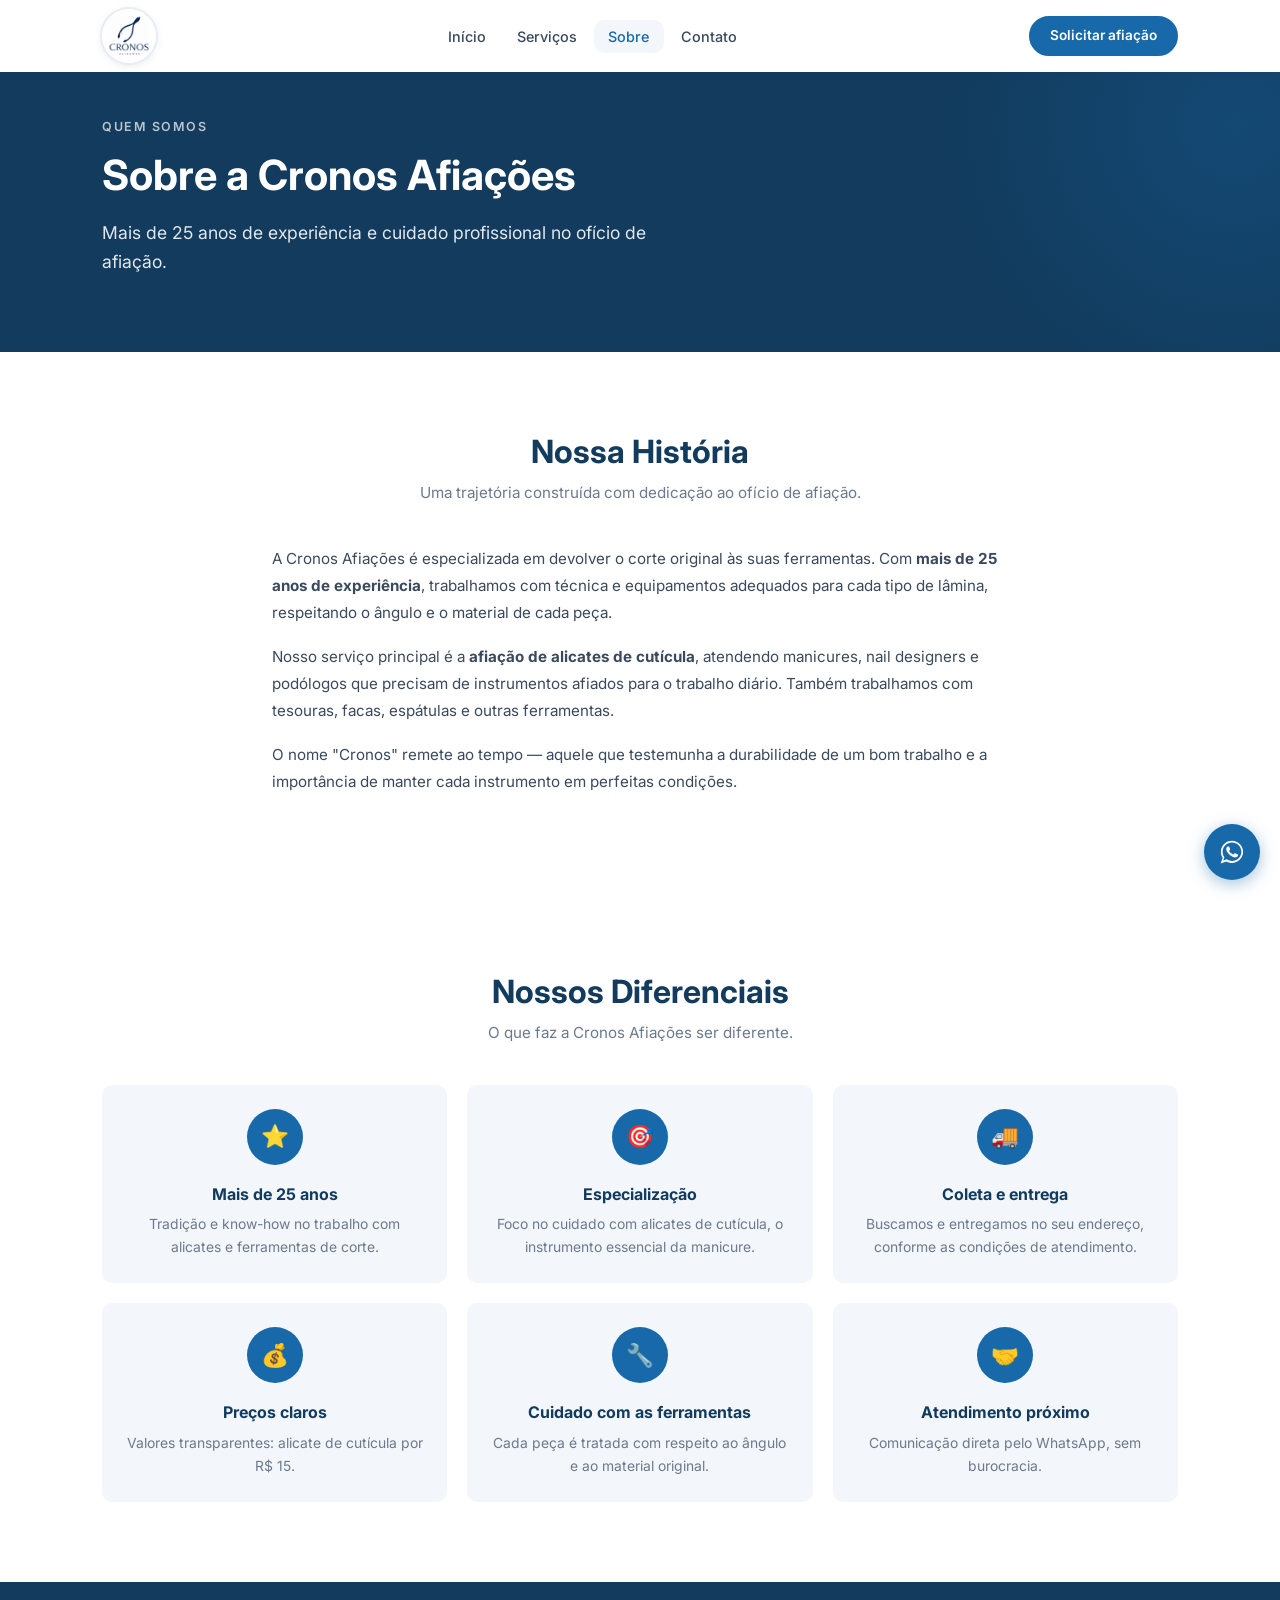
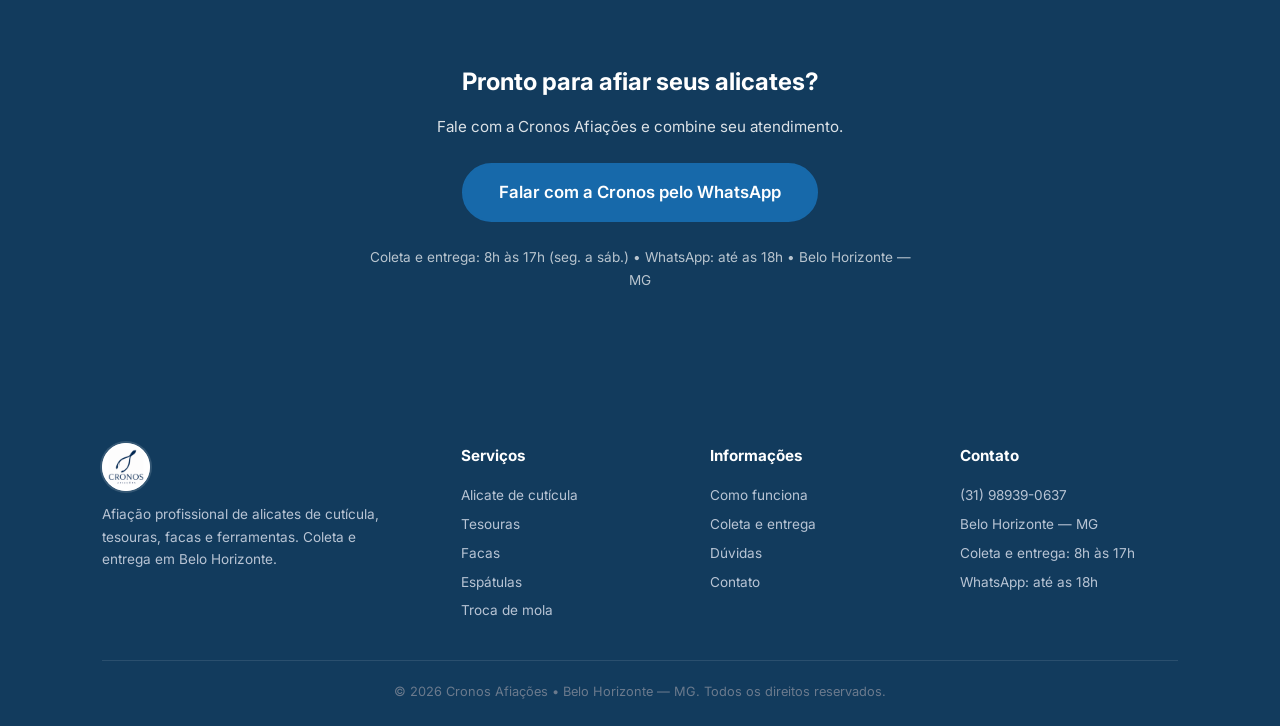
<file: sobre.html>
<!DOCTYPE html>
<html lang="pt-BR">
<head>
  <meta charset="UTF-8">
  <meta name="viewport" content="width=device-width, initial-scale=1">
  <title>Sobre a Cronos Afiações — 25+ Anos em Afiação em Belo Horizonte</title>
  <meta name="description" content="Conheça a Cronos Afiações: mais de 25 anos de experiência em afiação de alicates de cutícula, tesouras e ferramentas em Belo Horizonte.">
  <meta name="robots" content="index, follow">
  <meta property="og:title" content="Sobre a Cronos Afiações">
  <meta property="og:description" content="Mais de 25 anos de experiência em afiação profissional de alicates e ferramentas em Belo Horizonte.">
  <meta property="og:type" content="website">
  <meta property="og:url" content="https://cronosafiacoes.github.io/cronos-afiacoes/sobre.html">
  <meta property="og:image" content="img/logo.png">
  <meta property="og:locale" content="pt_BR">
  <link rel="canonical" href="https://cronosafiacoes.github.io/cronos-afiacoes/sobre.html">
  <link rel="icon" type="image/png" href="img/logo.png">
  <link rel="preconnect" href="https://fonts.googleapis.com">
  <link rel="preconnect" href="https://fonts.gstatic.com" crossorigin>
  <link href="https://fonts.googleapis.com/css2?family=Inter:wght@400;500;600;700&display=swap" rel="stylesheet">
  <link rel="stylesheet" href="css/style.css">
<!-- Google tag (gtag.js) -->
<script async src="https://www.googletagmanager.com/gtag/js?id=G-N2795C6H7E"></script>
<script>
  window.dataLayer = window.dataLayer || [];
  function gtag(){dataLayer.push(arguments);}
  gtag('js', new Date());
  gtag('config', 'G-N2795C6H7E');
</script></head>
<body>

  <!-- Header -->
  <header class="header">
    <div class="container">
      <a href="index.html" class="logo" aria-label="Cronos Afiações — Página inicial">
        <img src="img/logo-circulo.png" alt="Cronos Afiações" width="54" height="54">
      </a>
      <nav aria-label="Menu principal">
        <ul class="nav-links">
          <li><a href="index.html">Início</a></li>
          <li><a href="servicos.html">Serviços</a></li>
          <li><a href="sobre.html" class="active">Sobre</a></li>
          <li><a href="contato.html">Contato</a></li>
        </ul>
      </nav>
      <a href="https://wa.me/5531989390637?text=Ol%C3%A1!%20Vim%20pelo%20site%20da%20Cronos%20Afi%C3%A7%C3%B5es%20e%20gostaria%20de%20afiar%20meus%20alicates." class="btn btn-whatsapp btn-sm" target="_blank" rel="noopener">Solicitar afiação</a>
      <button class="hamburger" aria-label="Menu" id="hamburger"><span></span><span></span><span></span></button>
    </div>
  </header>

  <nav class="mobile-menu" id="mobileMenu" aria-label="Menu mobile">
    <a href="index.html">Início</a>
    <a href="servicos.html">Serviços</a>
    <a href="sobre.html" class="active">Sobre</a>
    <a href="contato.html">Contato</a>
    <a href="https://wa.me/5531989390637?text=Ol%C3%A1!%20Vim%20pelo%20site%20da%20Cronos%20Afi%C3%A7%C3%B5es%20e%20gostaria%20de%20afiar%20meus%20alicates." class="btn btn-whatsapp" target="_blank" rel="noopener">Falar no WhatsApp</a>
  </nav>

  <main>
    <!-- Page Hero -->
    <section class="hero" style="padding:7rem 0 3rem">
      <div class="container">
        <div class="hero-content">
          <span class="tag" style="color:rgba(255,255,255,0.7)">Quem somos</span>
          <h1>Sobre a Cronos Afiações</h1>
          <p>Mais de 25 anos de experiência e cuidado profissional no ofício de afiação.</p>
        </div>
      </div>
    </section>

    <!-- Nossa História -->
    <section>
      <div class="container" style="max-width:800px">
        <h2 class="section-title">Nossa História</h2>
        <p class="section-subtitle">Uma trajetória construída com dedicação ao ofício de afiação.</p>
        <div style="color:var(--cinza-700);font-size:0.95rem;line-height:1.8">
          <p style="margin-bottom:1rem">A Cronos Afiações é especializada em devolver o corte original às suas ferramentas. Com <strong>mais de 25 anos de experiência</strong>, trabalhamos com técnica e equipamentos adequados para cada tipo de lâmina, respeitando o ângulo e o material de cada peça.</p>
          <p style="margin-bottom:1rem">Nosso serviço principal é a <strong>afiação de alicates de cutícula</strong>, atendendo manicures, nail designers e podólogos que precisam de instrumentos afiados para o trabalho diário. Também trabalhamos com tesouras, facas, espátulas e outras ferramentas.</p>
          <p style="margin-bottom:1rem">O nome "Cronos" remete ao tempo — aquele que testemunha a durabilidade de um bom trabalho e a importância de manter cada instrumento em perfeitas condições.</p>
        </div>
      </div>
    </section>

    <!-- Diferenciais -->
    <section class="como-funciona">
      <div class="container">
        <h2 class="section-title">Nossos Diferenciais</h2>
        <p class="section-subtitle">O que faz a Cronos Afiações ser diferente.</p>
        <div class="escolher-grid">
          <div class="escolher-card">
            <div class="icon" aria-hidden="true">⭐</div>
            <h3>Mais de 25 anos</h3>
            <p>Tradição e know-how no trabalho com alicates e ferramentas de corte.</p>
          </div>
          <div class="escolher-card">
            <div class="icon" aria-hidden="true">🎯</div>
            <h3>Especialização</h3>
            <p>Foco no cuidado com alicates de cutícula, o instrumento essencial da manicure.</p>
          </div>
          <div class="escolher-card">
            <div class="icon" aria-hidden="true">🚚</div>
            <h3>Coleta e entrega</h3>
            <p>Buscamos e entregamos no seu endereço, conforme as condições de atendimento.</p>
          </div>
          <div class="escolher-card">
            <div class="icon" aria-hidden="true">💰</div>
            <h3>Preços claros</h3>
            <p>Valores transparentes: alicate de cutícula por R$ 15.</p>
          </div>
          <div class="escolher-card">
            <div class="icon" aria-hidden="true">🔧</div>
            <h3>Cuidado com as ferramentas</h3>
            <p>Cada peça é tratada com respeito ao ângulo e ao material original.</p>
          </div>
          <div class="escolher-card">
            <div class="icon" aria-hidden="true">🤝</div>
            <h3>Atendimento próximo</h3>
            <p>Comunicação direta pelo WhatsApp, sem burocracia.</p>
          </div>
        </div>
      </div>
    </section>

    <!-- CTA -->
    <section class="cta-final">
      <div class="container">
        <h2>Pronto para afiar seus alicates?</h2>
        <p>Fale com a Cronos Afiações e combine seu atendimento.</p>
        <a href="https://wa.me/5531989390637?text=Ol%C3%A1!%20Vim%20pelo%20site%20da%20Cronos%20Afi%C3%A7%C3%B5es%20e%20gostaria%20de%20afiar%20meus%20alicates." class="btn btn-whatsapp btn-lg" target="_blank" rel="noopener">Falar com a Cronos pelo WhatsApp</a>
        <p class="horarios">Coleta e entrega: 8h às 17h (seg. a sáb.) • WhatsApp: até as 18h • Belo Horizonte — MG</p>
      </div>
    </section>
  </main>

  <!-- Footer -->
  <footer class="footer">
    <div class="container">
      <div class="footer-grid">
        <div class="footer-col">
          <a href="index.html" class="logo" aria-label="Cronos Afiações"><img src="img/logo-circulo.png" alt="Cronos Afiações" width="44" height="44"></a>
          <p style="margin-top:0.75rem;max-width:300px">Afiação profissional de alicates de cutícula, tesouras, facas e ferramentas. Coleta e entrega em Belo Horizonte.</p>
        </div>
        <div class="footer-col">
          <h4>Serviços</h4>
          <a href="servicos.html">Alicate de cutícula</a>
          <a href="servicos.html">Tesouras</a>
          <a href="servicos.html">Facas</a>
          <a href="servicos.html">Espátulas</a>
          <a href="servicos.html">Troca de mola</a>
        </div>
        <div class="footer-col">
          <h4>Informações</h4>
          <a href="index.html#como">Como funciona</a>
          <a href="index.html#coleta">Coleta e entrega</a>
          <a href="index.html#faq">Dúvidas</a>
          <a href="contato.html">Contato</a>
        </div>
        <div class="footer-col">
          <h4>Contato</h4>
          <a href="https://wa.me/5531989390637" target="_blank" rel="noopener">(31) 98939-0637</a>
          <p>Belo Horizonte — MG</p>
          <p>Coleta e entrega: 8h às 17h</p>
          <p>WhatsApp: até as 18h</p>
        </div>
      </div>
      <div class="footer-bottom">© <span id="ano">2026</span> Cronos Afiações • Belo Horizonte — MG. Todos os direitos reservados.</div>
    </div>
  </footer>

  <a href="https://wa.me/5531989390637?text=Ol%C3%A1!%20Vim%20pelo%20site%20da%20Cronos%20Afi%C3%A7%C3%B5es." class="whatsapp-float" target="_blank" rel="noopener" aria-label="Falar no WhatsApp">
    <svg viewBox="0 0 32 32" aria-hidden="true"><path d="M16 3C9 3 3.3 8.6 3.3 15.6c0 2.5.7 4.9 2 7L3 29l6.6-2.2c2 1.1 4.2 1.7 6.4 1.7 7 0 12.7-5.7 12.7-12.7S23 3 16 3zm0 23.2c-2 0-4-.6-5.7-1.6l-.4-.2-3.9 1.3 1.3-3.8-.3-.4c-1.1-1.8-1.7-3.8-1.7-5.9C5.3 9.8 10.1 5 16 5s10.7 4.8 10.7 10.6S21.9 26.2 16 26.2zm5.9-7.9c-.3-.2-1.9-.9-2.2-1-.3-.1-.5-.2-.7.2-.2.3-.8 1-1 1.2-.2.2-.4.2-.7.1-.3-.2-1.4-.5-2.6-1.6-1-.9-1.6-1.9-1.8-2.2-.2-.3 0-.5.1-.7l.5-.6c.2-.2.2-.4.3-.6.1-.2 0-.4 0-.6l-1-2.4c-.3-.6-.5-.5-.7-.5h-.6c-.2 0-.6.1-.9.4-.3.3-1.2 1.1-1.2 2.8s1.2 3.2 1.4 3.5c.2.2 2.4 3.6 5.7 5 .8.3 1.4.5 1.9.7.8.3 1.5.2 2.1.1.6-.1 1.9-.8 2.2-1.5.3-.7.3-1.4.2-1.5-.1-.2-.3-.3-.6-.4z"/></svg>
  </a>

  <script src="js/main.js"></script>
</body>
</html>
</file>
<file: css/style.css>
/* ============================================
   Cronos Afiações — Estilo Principal
   Paleta oficial: azul #1769AA, branco, roxo #6C4AB6
   Mobile-first | Responsivo
   ============================================ */

/* ---------- Reset & Base ---------- */
*, *::before, *::after {
  margin: 0;
  padding: 0;
  box-sizing: border-box;
}

:root {
  --azul: #1769AA;
  --azul-escuro: #123B5D;
  --azul-claro: #1a7bc4;
  --realce: #7FB3E0;
  --roxo: #6C4AB6;
  --branco: #ffffff;
  --cinza-50: #F3F6FA;
  --cinza-100: #e8edf3;
  --cinza-200: #d5dce6;
  --cinza-300: #b8c4d4;
  --cinza-500: #6b7a8d;
  --cinza-700: #3a4a5c;
  --cinza-900: #1a2535;
  --sombra: 0 2px 10px rgba(18, 59, 93, 0.08);
  --sombra-md: 0 4px 16px rgba(18, 59, 93, 0.10);
  --sombra-lg: 0 8px 30px rgba(18, 59, 93, 0.14);
  --radius: 10px;
  --radius-lg: 14px;
  --transicao: 0.3s ease;
}

html { scroll-behavior: smooth; }

@media (prefers-reduced-motion: reduce) {
  html { scroll-behavior: auto; }
  *, *::before, *::after {
    animation-duration: 0.01ms !important;
    transition-duration: 0.01ms !important;
  }
}

body {
  font-family: 'Inter', -apple-system, BlinkMacSystemFont, 'Segoe UI', sans-serif;
  color: var(--cinza-900);
  line-height: 1.65;
  background: var(--branco);
}

a { text-decoration: none; color: inherit; transition: color var(--transicao); }
ul { list-style: none; }
img { max-width: 100%; height: auto; display: block; }

.container {
  width: 100%;
  max-width: 1140px;
  margin: 0 auto;
  padding: 0 1.25rem;
}

section { padding: 4rem 0; }

/* ---------- Tags e títulos ---------- */
.tag {
  display: inline-block;
  font-size: 0.78rem;
  font-weight: 600;
  letter-spacing: 1.5px;
  text-transform: uppercase;
  color: var(--roxo);
  margin-bottom: 0.75rem;
}

.section-title {
  font-size: 1.75rem;
  font-weight: 700;
  text-align: center;
  margin-bottom: 0.5rem;
  color: var(--azul-escuro);
  line-height: 1.25;
}

.section-subtitle {
  text-align: center;
  color: var(--cinza-500);
  margin-bottom: 2.5rem;
  font-size: 0.95rem;
  max-width: 600px;
  margin-left: auto;
  margin-right: auto;
}

/* ---------- Botões ---------- */
.btn {
  display: inline-flex;
  align-items: center;
  gap: 0.5rem;
  padding: 0.8rem 1.8rem;
  border-radius: 50px;
  font-weight: 600;
  font-size: 0.95rem;
  cursor: pointer;
  border: 2px solid transparent;
  transition: transform var(--transicao), box-shadow var(--transicao), background var(--transicao);
  text-align: center;
  justify-content: center;
  line-height: 1.4;
}

.btn:focus-visible {
  outline: 3px solid var(--roxo);
  outline-offset: 2px;
}

.btn:hover { transform: translateY(-2px); box-shadow: var(--sombra-md); }

.btn-whatsapp {
  background: var(--azul);
  color: var(--branco);
  border-color: var(--azul);
}
.btn-whatsapp:hover { background: var(--azul-claro); border-color: var(--azul-claro); }

.btn-outline {
  background: transparent;
  color: var(--azul);
  border-color: var(--azul);
}
.btn-outline:hover { background: var(--azul); color: var(--branco); }

.btn-outline-light {
  background: transparent;
  color: var(--branco);
  border-color: rgba(255,255,255,0.5);
}
.btn-outline-light:hover { background: var(--branco); color: var(--azul-escuro); border-color: var(--branco); }

.btn-sm { padding: 0.55rem 1.2rem; font-size: 0.85rem; }
.btn-lg { padding: 1rem 2.2rem; font-size: 1.05rem; }

/* ---------- Header ---------- */
.header {
  position: fixed;
  top: 0; left: 0; width: 100%;
  background: var(--branco);
  box-shadow: 0 1px 8px rgba(18,59,93,0.08);
  z-index: 1000;
  transition: box-shadow var(--transicao);
}
.header.scrolled { box-shadow: 0 2px 20px rgba(18,59,93,0.12); }

.header .container {
  display: flex;
  align-items: center;
  justify-content: space-between;
  height: 68px;
}

.logo { display: flex; align-items: center; }
.logo img { height: 50px; width: 50px; border-radius: 50%; background: var(--branco); box-shadow: 0 0 0 2px var(--cinza-100), 0 2px 8px rgba(18,59,93,0.12); }

.nav-links { display: none; }
.nav-links a {
  font-size: 0.9rem;
  font-weight: 500;
  padding: 0.5rem 0.9rem;
  border-radius: var(--radius);
  color: var(--cinza-700);
  transition: background var(--transicao), color var(--transicao);
}
.nav-links a:hover,
.nav-links a.active { background: var(--cinza-50); color: var(--azul); }

.header .btn { display: none; }

/* Hamburger */
.hamburger {
  display: flex;
  flex-direction: column;
  gap: 5px;
  background: none;
  border: none;
  cursor: pointer;
  padding: 4px;
}
.hamburger span {
  display: block;
  width: 26px; height: 3px;
  background: var(--azul-escuro);
  border-radius: 2px;
  transition: transform var(--transicao), opacity var(--transicao);
}
.hamburger.active span:nth-child(1) { transform: rotate(45deg) translate(5px, 6px); }
.hamburger.active span:nth-child(2) { opacity: 0; }
.hamburger.active span:nth-child(3) { transform: rotate(-45deg) translate(5px, -6px); }

/* Mobile Menu */
.mobile-menu {
  position: fixed;
  top: 68px; left: 0;
  width: 100%;
  height: calc(100vh - 68px);
  background: var(--branco);
  transform: translateX(-100%);
  transition: transform var(--transicao);
  z-index: 999;
  padding: 1.5rem 1.25rem;
  overflow-y: auto;
}
.mobile-menu.active { transform: translateX(0); }
.mobile-menu a {
  display: block;
  padding: 0.9rem 0;
  font-size: 1.05rem;
  font-weight: 500;
  border-bottom: 1px solid var(--cinza-100);
  color: var(--cinza-700);
}
.mobile-menu a:hover, .mobile-menu a.active { color: var(--azul); }
.mobile-menu .btn { margin-top: 1.5rem; width: 100%; }

/* ---------- Hero ---------- */
.hero {
  padding: 7rem 0 4rem;
  background: var(--azul-escuro);
  color: var(--branco);
  position: relative;
  overflow: hidden;
}

.hero::before {
  content: '';
  position: absolute;
  top: -50%; right: -20%;
  width: 600px; height: 600px;
  background: radial-gradient(circle, rgba(23,105,170,0.3) 0%, transparent 70%);
  border-radius: 50%;
  pointer-events: none;
}

.hero-content { position: relative; max-width: 680px; }

.hero h1 {
  font-size: 1.85rem;
  font-weight: 700;
  line-height: 1.25;
  margin-bottom: 1rem;
}

.hero .preco-destaque {
  display: inline-block;
  background: var(--azul);
  color: var(--branco);
  padding: 0.5rem 1.2rem;
  border-radius: 50px;
  font-weight: 700;
  font-size: 1.05rem;
  margin-bottom: 1.25rem;
  border: 2px solid rgba(255,255,255,0.15);
}

.hero p {
  font-size: 1rem;
  opacity: 0.88;
  margin-bottom: 1.75rem;
  max-width: 560px;
}

.hero-btns { display: flex; gap: 0.75rem; flex-wrap: wrap; margin-bottom: 2rem; }

.hero-selos {
  display: flex; gap: 1.5rem; flex-wrap: wrap;
}
.hero-selos div {
  display: flex; align-items: center; gap: 0.5rem;
  font-size: 0.88rem; opacity: 0.85;
}
.hero-selos b { font-size: 1.15rem; }

/* ---------- Faixa de benefícios ---------- */
.beneficios-strip {
  background: var(--azul);
  padding: 2rem 0;
  color: var(--branco);
}
.beneficios-strip .container {
  display: grid;
  grid-template-columns: 1fr;
  gap: 1.25rem;
}
.beneficio-item {
  display: flex; align-items: center; gap: 0.75rem;
}
.beneficio-item .icon {
  width: 44px; height: 44px; min-width: 44px;
  background: rgba(255,255,255,0.15);
  border-radius: 50%;
  display: flex; align-items: center; justify-content: center;
  font-size: 1.2rem;
}
.beneficio-item p { font-size: 0.88rem; opacity: 0.92; }

/* ---------- Serviços ---------- */
.servicos { background: var(--cinza-50); }

.servico-destaque {
  background: var(--branco);
  border: 2px solid var(--azul);
  border-radius: var(--radius-lg);
  padding: 2rem;
  display: grid;
  grid-template-columns: 1fr;
  gap: 1.5rem;
  margin-bottom: 2rem;
  box-shadow: var(--sombra-md);
}

.servico-destaque .badge {
  display: inline-block;
  background: var(--roxo);
  color: var(--branco);
  padding: 0.3rem 0.9rem;
  border-radius: 50px;
  font-size: 0.78rem;
  font-weight: 600;
  text-transform: uppercase;
  letter-spacing: 1px;
  margin-bottom: 0.75rem;
}

.servico-destaque h3 {
  font-size: 1.4rem;
  color: var(--azul-escuro);
  margin-bottom: 0.5rem;
}

.servico-destaque .preco {
  font-size: 2rem;
  font-weight: 700;
  color: var(--azul);
  margin-bottom: 0.75rem;
}
.servico-destaque .preco small { font-size: 0.95rem; font-weight: 400; color: var(--cinza-500); }

.servico-destaque p { color: var(--cinza-500); font-size: 0.92rem; margin-bottom: 1rem; }

.servico-destaque ul {
  list-style: none;
  margin-bottom: 1.25rem;
}
.servico-destaque ul li {
  padding: 0.3rem 0;
  font-size: 0.9rem;
  color: var(--cinza-700);
  display: flex; align-items: flex-start; gap: 0.5rem;
}
.servico-destaque ul li::before { content: '✓'; color: var(--azul); font-weight: 700; flex-shrink: 0; }

.servicos-grid {
  display: grid;
  grid-template-columns: 1fr;
  gap: 1rem;
}

.servico-card {
  background: var(--branco);
  padding: 1.25rem 1.5rem;
  border-radius: var(--radius);
  box-shadow: var(--sombra);
  display: flex;
  align-items: center;
  gap: 1rem;
  transition: transform var(--transicao), box-shadow var(--transicao);
  border-left: 4px solid var(--azul);
}
.servico-card:hover { transform: translateY(-2px); box-shadow: var(--sombra-md); }

.servico-card .ico {
  width: 48px; height: 48px; min-width: 48px;
  background: var(--cinza-50);
  color: var(--azul);
  border-radius: var(--radius);
  display: flex; align-items: center; justify-content: center;
  font-size: 1.4rem;
}

.servico-card .info { flex: 1; }
.servico-card h4 { font-size: 0.95rem; color: var(--cinza-900); margin-bottom: 0.1rem; }
.servico-card .preco-tag {
  font-size: 1rem;
  font-weight: 700;
  color: var(--azul);
}

.nota-precos {
  margin-top: 1.5rem;
  padding: 1rem 1.25rem;
  background: var(--cinza-50);
  border-radius: var(--radius);
  font-size: 0.85rem;
  color: var(--cinza-500);
  border-left: 4px solid var(--cinza-200);
}

/* ---------- Como funciona ---------- */
.como-funciona { background: var(--branco); }

.passos {
  display: grid;
  grid-template-columns: 1fr;
  gap: 1.25rem;
  counter-reset: passo;
}

.passo {
  display: flex; gap: 1rem; align-items: flex-start;
  background: var(--cinza-50);
  padding: 1.5rem;
  border-radius: var(--radius);
  counter-increment: passo;
}

.passo-numero {
  width: 44px; height: 44px; min-width: 44px;
  background: var(--azul);
  color: var(--branco);
  border-radius: 50%;
  display: flex; align-items: center; justify-content: center;
  font-weight: 700; font-size: 1.05rem;
}

.passo h4 { font-size: 0.98rem; margin-bottom: 0.25rem; color: var(--azul-escuro); }
.passo p { font-size: 0.87rem; color: var(--cinza-500); }

.passo-nota {
  text-align: center;
  margin-top: 1.5rem;
  font-size: 0.85rem;
  color: var(--cinza-500);
  font-style: italic;
}

/* ---------- Coleta e Entrega ---------- */
.coleta-entrega { background: var(--cinza-50); }

.regras-grid {
  display: grid;
  grid-template-columns: 1fr;
  gap: 1rem;
  margin-bottom: 2rem;
}

.regra-card {
  background: var(--branco);
  padding: 1.5rem;
  border-radius: var(--radius);
  box-shadow: var(--sombra);
  border-top: 4px solid var(--azul);
}
.regra-card.gratis { border-top-color: var(--azul); }
.regra-card.atencao { border-top-color: var(--roxo); }

.regra-card h4 {
  font-size: 1rem;
  color: var(--azul-escuro);
  margin-bottom: 0.4rem;
}
.regra-card p { font-size: 0.88rem; color: var(--cinza-500); }

.coleta-cta {
  text-align: center;
}

/* ---------- Por que escolher ---------- */
.porque-escolher { background: var(--branco); }

.escolher-grid {
  display: grid;
  grid-template-columns: 1fr;
  gap: 1.25rem;
}

.escolher-card {
  background: var(--cinza-50);
  padding: 1.5rem;
  border-radius: var(--radius);
  text-align: center;
  transition: transform var(--transicao);
}
.escolher-card:hover { transform: translateY(-3px); }

.escolher-card .icon {
  width: 56px; height: 56px;
  background: var(--azul);
  color: var(--branco);
  border-radius: 50%;
  display: flex; align-items: center; justify-content: center;
  margin: 0 auto 1rem;
  font-size: 1.4rem;
}

.escolher-card h3 {
  font-size: 1rem;
  color: var(--azul-escuro);
  margin-bottom: 0.4rem;
}
.escolher-card p { font-size: 0.87rem; color: var(--cinza-500); }

/* ---------- FAQ ---------- */
.faq { background: var(--cinza-50); }

.faq-lista { max-width: 780px; margin: 0 auto; }

.faq-item {
  background: var(--branco);
  border-radius: var(--radius);
  margin-bottom: 0.75rem;
  box-shadow: 0 2px 8px rgba(18,59,93,0.05);
  overflow: hidden;
}

.faq-q {
  width: 100%; text-align: left;
  background: none; border: 0;
  padding: 1.1rem 1.25rem;
  font-size: 0.95rem; font-weight: 600;
  color: var(--azul-escuro);
  cursor: pointer;
  display: flex; justify-content: space-between; align-items: center;
  font-family: inherit;
  gap: 1rem;
}
.faq-q:focus-visible { outline: 2px solid var(--azul); outline-offset: -2px; }
.faq-q::after {
  content: '+';
  font-size: 1.4rem;
  color: var(--azul);
  transition: transform var(--transicao);
  flex-shrink: 0;
}
.faq-item.ativo .faq-q::after { transform: rotate(45deg); }

.faq-a {
  max-height: 0; overflow: hidden;
  transition: max-height 0.35s ease;
}
.faq-a p {
  padding: 0 1.25rem 1.1rem;
  color: var(--cinza-500);
  font-size: 0.9rem;
}

/* ---------- CTA Final ---------- */
.cta-final {
  background: var(--azul-escuro);
  color: var(--branco);
  text-align: center;
}
.cta-final h2 {
  font-size: 1.5rem;
  margin-bottom: 0.75rem;
}
.cta-final p {
  opacity: 0.85;
  margin-bottom: 1.5rem;
  max-width: 550px;
  margin-left: auto; margin-right: auto;
  font-size: 0.95rem;
}
.cta-final .horarios {
  margin-top: 1.5rem;
  font-size: 0.85rem;
  opacity: 0.7;
}

/* ---------- Contato ---------- */
.contato { background: var(--branco); }

.contato-grid {
  display: grid;
  grid-template-columns: 1fr;
  gap: 2rem;
}

.contato-info { display: flex; flex-direction: column; gap: 1.25rem; }

.info-item {
  display: flex; align-items: flex-start; gap: 0.75rem;
}
.info-icon {
  width: 44px; height: 44px; min-width: 44px;
  background: var(--cinza-50);
  color: var(--azul);
  border-radius: 50%;
  display: flex; align-items: center; justify-content: center;
  font-size: 1.1rem;
}
.info-item h4 { font-size: 0.92rem; color: var(--azul-escuro); margin-bottom: 0.1rem; }
.info-item p, .info-item a { font-size: 0.87rem; color: var(--cinza-500); }
.info-item a:hover { color: var(--azul); }

/* ---------- Footer ---------- */
.footer {
  background: var(--azul-escuro);
  color: var(--cinza-300);
  padding: 3rem 0 1.5rem;
}

.footer-grid {
  display: grid;
  grid-template-columns: 1fr;
  gap: 2rem;
  margin-bottom: 2rem;
}

.footer-col h4 {
  color: var(--branco);
  font-size: 0.95rem;
  margin-bottom: 1rem;
}
.footer-col p, .footer-col a {
  font-size: 0.85rem;
  color: var(--cinza-300);
  display: block;
  margin-bottom: 0.4rem;
}
.footer-col a:hover { color: var(--branco); }
.footer-col .logo img { height: 48px; width: 48px; margin-bottom: 0.75rem; box-shadow: 0 0 0 2px rgba(255,255,255,0.15); }

.footer-bottom {
  border-top: 1px solid rgba(255,255,255,0.1);
  padding-top: 1.25rem;
  text-align: center;
  font-size: 0.8rem;
  color: var(--cinza-500);
}

/* ---------- WhatsApp Float ---------- */
.whatsapp-float {
  position: fixed;
  bottom: 1.25rem; right: 1.25rem;
  width: 56px; height: 56px;
  background: var(--azul);
  color: var(--branco);
  border-radius: 50%;
  display: flex; align-items: center; justify-content: center;
  box-shadow: 0 4px 16px rgba(23,105,170,0.4);
  z-index: 900;
  transition: transform var(--transicao), box-shadow var(--transicao);
}
.whatsapp-float:hover {
  transform: scale(1.08);
  box-shadow: 0 6px 24px rgba(23,105,170,0.5);
}
.whatsapp-float svg { width: 28px; fill: currentColor; }

/* ---------- Acessibilidade ---------- */
.sr-only {
  position: absolute; width: 1px; height: 1px;
  padding: 0; margin: -1px;
  overflow: hidden; clip: rect(0,0,0,0);
  white-space: nowrap; border: 0;
}

/* ---------- Tablet (≥640px) ---------- */
@media (min-width: 640px) {
  .container { padding: 0 2rem; }
  .hero h1 { font-size: 2.15rem; }
  .section-title { font-size: 2rem; }

  .beneficios-strip .container {
    grid-template-columns: repeat(2, 1fr);
  }

  .servicos-grid {
    grid-template-columns: repeat(2, 1fr);
  }

  .passos {
    grid-template-columns: repeat(2, 1fr);
  }

  .regras-grid {
    grid-template-columns: repeat(2, 1fr);
  }

  .escolher-grid {
    grid-template-columns: repeat(2, 1fr);
  }

  .footer-grid {
    grid-template-columns: repeat(2, 1fr);
  }
}

/* ---------- Desktop (≥1024px) ---------- */
@media (min-width: 1024px) {
  .hamburger { display: none; }
  .nav-links { display: flex; gap: 0.15rem; }
  .mobile-menu { display: none; }
  .header .container { height: 72px; }
  .header .btn { display: inline-flex; }
  .logo img { height: 54px; width: 54px; }

  .hero { padding: 9rem 0 5rem; }
  .hero h1 { font-size: 2.6rem; }
  .hero p { font-size: 1.1rem; }

  section { padding: 5rem 0; }

  .beneficios-strip .container {
    grid-template-columns: repeat(4, 1fr);
  }

  .servico-destaque {
    grid-template-columns: 1.2fr 1fr;
    align-items: center;
  }

  .servicos-grid {
    grid-template-columns: repeat(3, 1fr);
  }

  .passos {
    grid-template-columns: repeat(4, 1fr);
  }

  .regras-grid {
    grid-template-columns: repeat(3, 1fr);
  }

  .escolher-grid {
    grid-template-columns: repeat(3, 1fr);
  }

  .contato-grid {
    grid-template-columns: 1fr 1fr;
  }

  .footer-grid {
    grid-template-columns: 1.5fr 1fr 1fr 1fr;
  }
}
</file>
